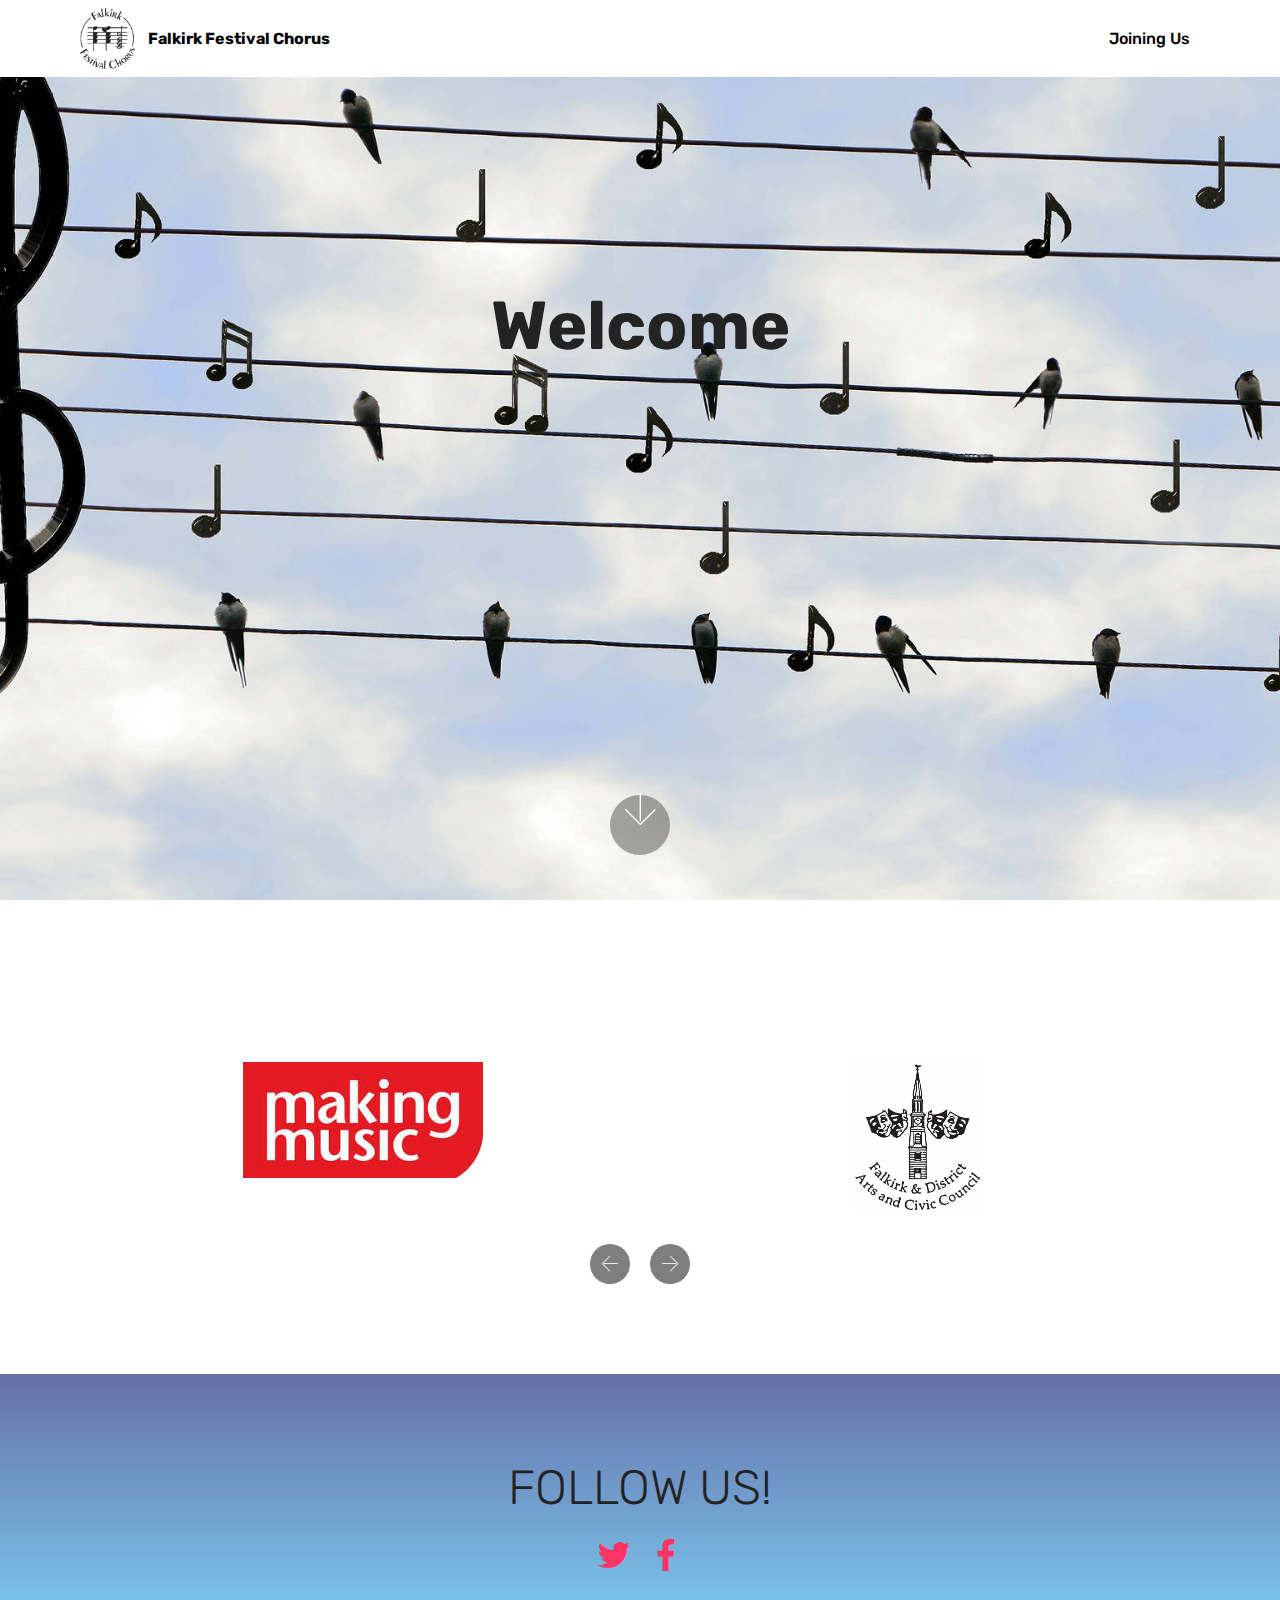
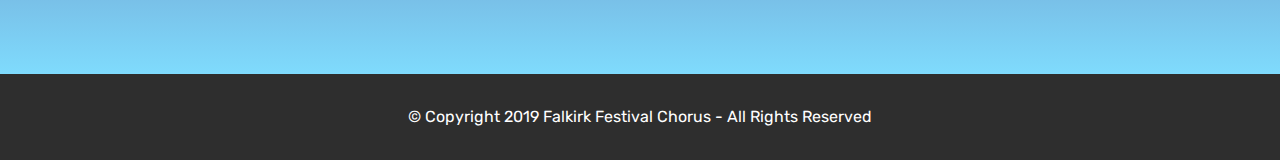
<file: index.html>
<!DOCTYPE html>
<html >
<head>
  <!-- Site made with Mobirise Website Builder v4.8.7, https://mobirise.com -->
  <meta charset="UTF-8">
  <meta http-equiv="X-UA-Compatible" content="IE=edge">
  <meta name="generator" content="Mobirise v4.8.7, mobirise.com">
  <meta name="viewport" content="width=device-width, initial-scale=1, minimum-scale=1">
  <link rel="shortcut icon" href="assets/images/output-onlinepngtools-1-86x95.png" type="image/x-icon">
  <meta name="description" content="">
  <title>Home</title>
  <link rel="stylesheet" href="assets/web/assets/mobirise-icons/mobirise-icons.css">
  <link rel="stylesheet" href="assets/tether/tether.min.css">
  <link rel="stylesheet" href="assets/bootstrap/css/bootstrap.min.css">
  <link rel="stylesheet" href="assets/bootstrap/css/bootstrap-grid.min.css">
  <link rel="stylesheet" href="assets/bootstrap/css/bootstrap-reboot.min.css">
  <link rel="stylesheet" href="assets/dropdown/css/style.css">
  <link rel="stylesheet" href="assets/socicon/css/styles.css">
  <link rel="stylesheet" href="assets/theme/css/style.css">
  <link rel="stylesheet" href="assets/mobirise/css/mbr-additional.css" type="text/css">
  
  
  
</head>
<body>
  <section class="menu cid-qTkzRZLJNu" once="menu" id="menu1-0">

    

    <nav class="navbar navbar-expand beta-menu navbar-dropdown align-items-center navbar-toggleable-sm">
        <button class="navbar-toggler navbar-toggler-right" type="button" data-toggle="collapse" data-target="#navbarSupportedContent" aria-controls="navbarSupportedContent" aria-expanded="false" aria-label="Toggle navigation">
            <div class="hamburger">
                <span></span>
                <span></span>
                <span></span>
                <span></span>
            </div>
        </button>
        <div class="menu-logo">
            <div class="navbar-brand">
                <span class="navbar-logo">
                    <a href="http://falkirkfestivalchorus.org.uk">
                         <img src="assets/images/output-onlinepngtools-1-86x95.png" alt="Mobirise" title="" style="height: 3.8rem;">
                    </a>
                </span>
                <span class="navbar-caption-wrap"><a class="navbar-caption text-black display-4" href="http://falkirkfestivalchorus.org.uk">Falkirk Festival Chorus</a></span>
            </div>
        </div>
        <div class="collapse navbar-collapse" id="navbarSupportedContent">
            <ul class="navbar-nav nav-dropdown nav-right" data-app-modern-menu="true"><li class="nav-item"><a class="nav-link link text-black display-4" href="joiningus.html">Joining Us</a></li></ul>
            
        </div>
    </nav>
</section>

<section class="engine"><a href="https://mobirise.info/a">online site builder</a></section><section class="cid-rkwE9dyZae mbr-fullscreen mbr-parallax-background" id="header2-g">

    

    

    <div class="container align-center">
        <div class="row justify-content-md-center">
            <div class="mbr-white col-md-10">
                <h1 class="mbr-section-title mbr-bold pb-3 mbr-fonts-style display-1">Welcome</h1>
                
                <p class="mbr-text pb-3 mbr-fonts-style display-5"><br><br><br><br><br></p>
                
            </div>
        </div>
    </div>
    <div class="mbr-arrow hidden-sm-down" aria-hidden="true">
        <a href="#next">
            <i class="mbri-down mbr-iconfont"></i>
        </a>
    </div>
</section>

<section class="clients cid-rkwCTCzwNv" id="clients-e">
      

    
        <div class="container mb-5">
            <div class="media-container-row">
                <div class="col-12 align-center">
                    <h2 class="mbr-section-title pb-3 mbr-fonts-style display-2"></h2>
                    <h3 class="mbr-section-subtitle mbr-light mbr-fonts-style display-5"></h3>
                </div>
            </div>
        </div>

    <div class="container">
        <div class="carousel slide" data-ride="carousel" role="listbox">
            <div class="carousel-inner" data-visible="2">
                
                
                
                
                
            <div class="carousel-item ">
                    <div class="media-container-row">
                        <div class="col-md-12">
                            <div class="wrap-img ">
                                <img src="assets/images/making-music-logo-sml-240x116.jpg" class="img-responsive clients-img" alt="" title="">
                            </div>
                        </div>
                    </div>
                </div><div class="carousel-item ">
                    <div class="media-container-row">
                        <div class="col-md-12">
                            <div class="wrap-img ">
                                <img src="assets/images/fdacc-logo-506x598.jpg" class="img-responsive clients-img" alt="" title="">
                            </div>
                        </div>
                    </div>
                </div></div>
            <div class="carousel-controls">
                <a data-app-prevent-settings="" class="carousel-control carousel-control-prev" role="button" data-slide="prev">
                    <span aria-hidden="true" class="mbri-left mbr-iconfont"></span>
                    <span class="sr-only">Previous</span>
                </a>
                <a data-app-prevent-settings="" class="carousel-control carousel-control-next" role="button" data-slide="next">
                    <span aria-hidden="true" class="mbri-right mbr-iconfont"></span>
                    <span class="sr-only">Next</span>
                </a>
            </div>
        </div>
    </div>
</section>

<section class="cid-rkwE5JWEMB" id="social-buttons2-f">

    

    

    <div class="container">
        <div class="media-container-row">
            <div class="col-md-8 align-center">
                <h2 class="pb-3 mbr-fonts-style display-2">
                    FOLLOW US!
                </h2>
                <div class="social-list pl-0 mb-0">
                    <a href="https://twitter.com/FFestivalChorus" target="_blank">
                        <span class="px-2 mbr-iconfont mbr-iconfont-social socicon-twitter socicon"></span>
                    </a>
                    <a href="https://en-gb.facebook.com/pages/category/Nonprofit-Organization/Falkirk-Festival-Chorus-154377674658891/" target="_blank">
                        <span class="px-2 mbr-iconfont mbr-iconfont-social socicon-facebook socicon"></span>
                    </a>
                    <a href="https://instagram.com/mobirise" target="_blank">
                        
                    </a>
                    <a href="https://www.youtube.com/c/mobirise" target="_blank">
                        
                    </a>
                    <a href="https://plus.google.com/u/0/+Mobirise" target="_blank">
                        
                    </a>
                    <a href="https://www.behance.net/Mobirise" target="_blank">
                        
                    </a>
                </div>
            </div>
        </div>
    </div>
</section>

<section once="" class="cid-rkwI5azxnv" id="footer6-h">

    

    

    <div class="container">
        <div class="media-container-row align-center mbr-white">
            <div class="col-12">
                <p class="mbr-text mb-0 mbr-fonts-style display-7">
                    © Copyright 2019 Falkirk Festival Chorus - All Rights Reserved
                </p>
            </div>
        </div>
    </div>
</section>


  <script src="assets/web/assets/jquery/jquery.min.js"></script>
  <script src="assets/popper/popper.min.js"></script>
  <script src="assets/tether/tether.min.js"></script>
  <script src="assets/bootstrap/js/bootstrap.min.js"></script>
  <script src="assets/smoothscroll/smooth-scroll.js"></script>
  <script src="assets/dropdown/js/script.min.js"></script>
  <script src="assets/parallax/jarallax.min.js"></script>
  <script src="assets/bootstrapcarouselswipe/bootstrap-carousel-swipe.js"></script>
  <script src="assets/mbr-clients-slider/mbr-clients-slider.js"></script>
  <script src="assets/sociallikes/social-likes.js"></script>
  <script src="assets/touchswipe/jquery.touch-swipe.min.js"></script>
  <script src="assets/theme/js/script.js"></script>
  
  
</body>
</html>
</file>
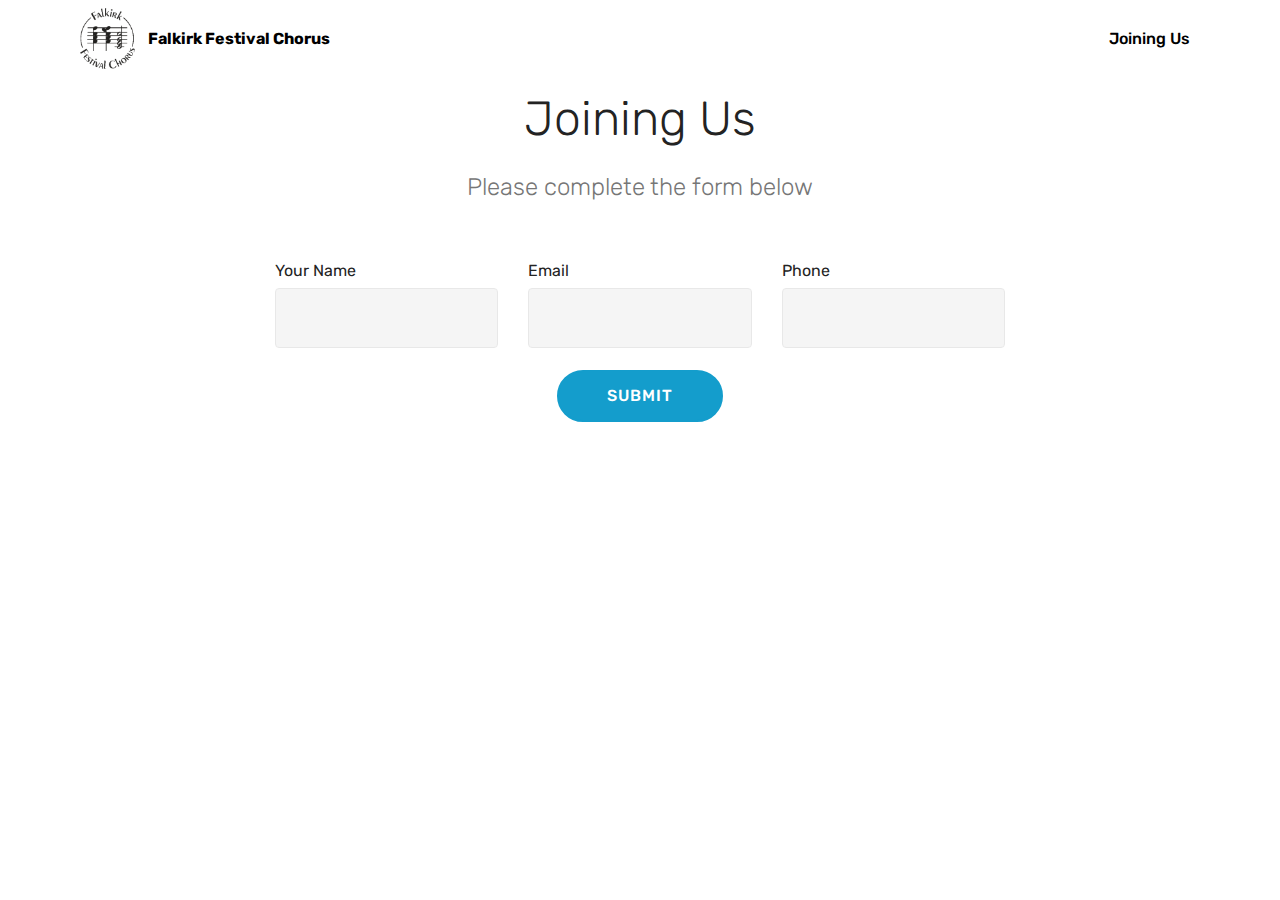
<file: joiningus.html>
<!DOCTYPE html>
<html >
<head>
  <!-- Site made with Mobirise Website Builder v4.8.7, https://mobirise.com -->
  <meta charset="UTF-8">
  <meta http-equiv="X-UA-Compatible" content="IE=edge">
  <meta name="generator" content="Mobirise v4.8.7, mobirise.com">
  <meta name="viewport" content="width=device-width, initial-scale=1, minimum-scale=1">
  <link rel="shortcut icon" href="assets/images/output-onlinepngtools-1-86x95.png" type="image/x-icon">
  <meta name="description" content="Web Page Builder Description">
  <title>Joining Us</title>
  <link rel="stylesheet" href="assets/tether/tether.min.css">
  <link rel="stylesheet" href="assets/bootstrap/css/bootstrap.min.css">
  <link rel="stylesheet" href="assets/bootstrap/css/bootstrap-grid.min.css">
  <link rel="stylesheet" href="assets/bootstrap/css/bootstrap-reboot.min.css">
  <link rel="stylesheet" href="assets/dropdown/css/style.css">
  <link rel="stylesheet" href="assets/theme/css/style.css">
  <link rel="stylesheet" href="assets/mobirise/css/mbr-additional.css" type="text/css">
  
  
  
</head>
<body>
  <section class="menu cid-qTkzRZLJNu" once="menu" id="menu1-5">

    

    <nav class="navbar navbar-expand beta-menu navbar-dropdown align-items-center navbar-toggleable-sm">
        <button class="navbar-toggler navbar-toggler-right" type="button" data-toggle="collapse" data-target="#navbarSupportedContent" aria-controls="navbarSupportedContent" aria-expanded="false" aria-label="Toggle navigation">
            <div class="hamburger">
                <span></span>
                <span></span>
                <span></span>
                <span></span>
            </div>
        </button>
        <div class="menu-logo">
            <div class="navbar-brand">
                <span class="navbar-logo">
                    <a href="http://falkirkfestivalchorus.org.uk">
                         <img src="assets/images/output-onlinepngtools-1-86x95.png" alt="Mobirise" title="" style="height: 3.8rem;">
                    </a>
                </span>
                <span class="navbar-caption-wrap"><a class="navbar-caption text-black display-4" href="http://falkirkfestivalchorus.org.uk">Falkirk Festival Chorus</a></span>
            </div>
        </div>
        <div class="collapse navbar-collapse" id="navbarSupportedContent">
            <ul class="navbar-nav nav-dropdown nav-right" data-app-modern-menu="true"><li class="nav-item"><a class="nav-link link text-black display-4" href="joiningus.html">Joining Us</a></li></ul>
            
        </div>
    </nav>
</section>

<section class="engine"><a href="https://mobirise.info/i">website creation software</a></section><section class="mbr-section form1 cid-ra9PNoI9Hk" id="form1-6">

    

    
    <div class="container">
        <div class="row justify-content-center">
            <div class="title col-12 col-lg-8">
                <h2 class="mbr-section-title align-center pb-3 mbr-fonts-style display-2">
                    Joining Us</h2>
                <h3 class="mbr-section-subtitle align-center mbr-light pb-3 mbr-fonts-style display-5">
                    Please complete the form below</h3>
            </div>
        </div>
    </div>
    <div class="container">
        <div class="row justify-content-center">
            <div class="media-container-column col-lg-8" data-form-type="formoid">
                    <div data-form-alert="" hidden="">Thank You! </div>
            
                    <form class="mbr-form" action="https://mobirise.com/" method="post" data-form-title="Mobirise Form"><input type="hidden" name="email" data-form-email="true" value="UMBsqElZvt250DpSH00MOptHDTpkRTdMmqzAyCHeeSHmdYpLZeXajboWEp9jcpikHGvQxHBjXU0pYS/AxZvfVwK/jTP64l0mA6rhUokdN0QoDjqEVdlpya3yjetkyxA2">
                        <div class="row row-sm-offset">
                            <div class="col-md-4 multi-horizontal" data-for="name">
                                <div class="form-group">
                                    <label class="form-control-label mbr-fonts-style display-7" for="name-form1-6">Your Name</label>
                                    <input type="text" class="form-control" name="name" data-form-field="Name" required="" id="name-form1-6">
                                </div>
                            </div>
                            <div class="col-md-4 multi-horizontal" data-for="email">
                                <div class="form-group">
                                    <label class="form-control-label mbr-fonts-style display-7" for="email-form1-6">Email</label>
                                    <input type="email" class="form-control" name="email" data-form-field="Email" required="" id="email-form1-6">
                                </div>
                            </div>
                            <div class="col-md-4 multi-horizontal" data-for="phone">
                                <div class="form-group">
                                    <label class="form-control-label mbr-fonts-style display-7" for="phone-form1-6">Phone</label>
                                    <input type="tel" class="form-control" name="phone" data-form-field="Phone" id="phone-form1-6">
                                </div>
                            </div>
                        </div>
                        
            
                        <span class="input-group-btn"><button href="" type="submit" class="btn btn-primary btn-form display-4">SUBMIT</button></span>
                    </form>
            </div>
        </div>
    </div>
</section>


  <script src="assets/web/assets/jquery/jquery.min.js"></script>
  <script src="assets/popper/popper.min.js"></script>
  <script src="assets/tether/tether.min.js"></script>
  <script src="assets/bootstrap/js/bootstrap.min.js"></script>
  <script src="assets/smoothscroll/smooth-scroll.js"></script>
  <script src="assets/dropdown/js/script.min.js"></script>
  <script src="assets/touchswipe/jquery.touch-swipe.min.js"></script>
  <script src="assets/theme/js/script.js"></script>
  <script src="assets/formoid/formoid.min.js"></script>
  
  
</body>
</html>
</file>
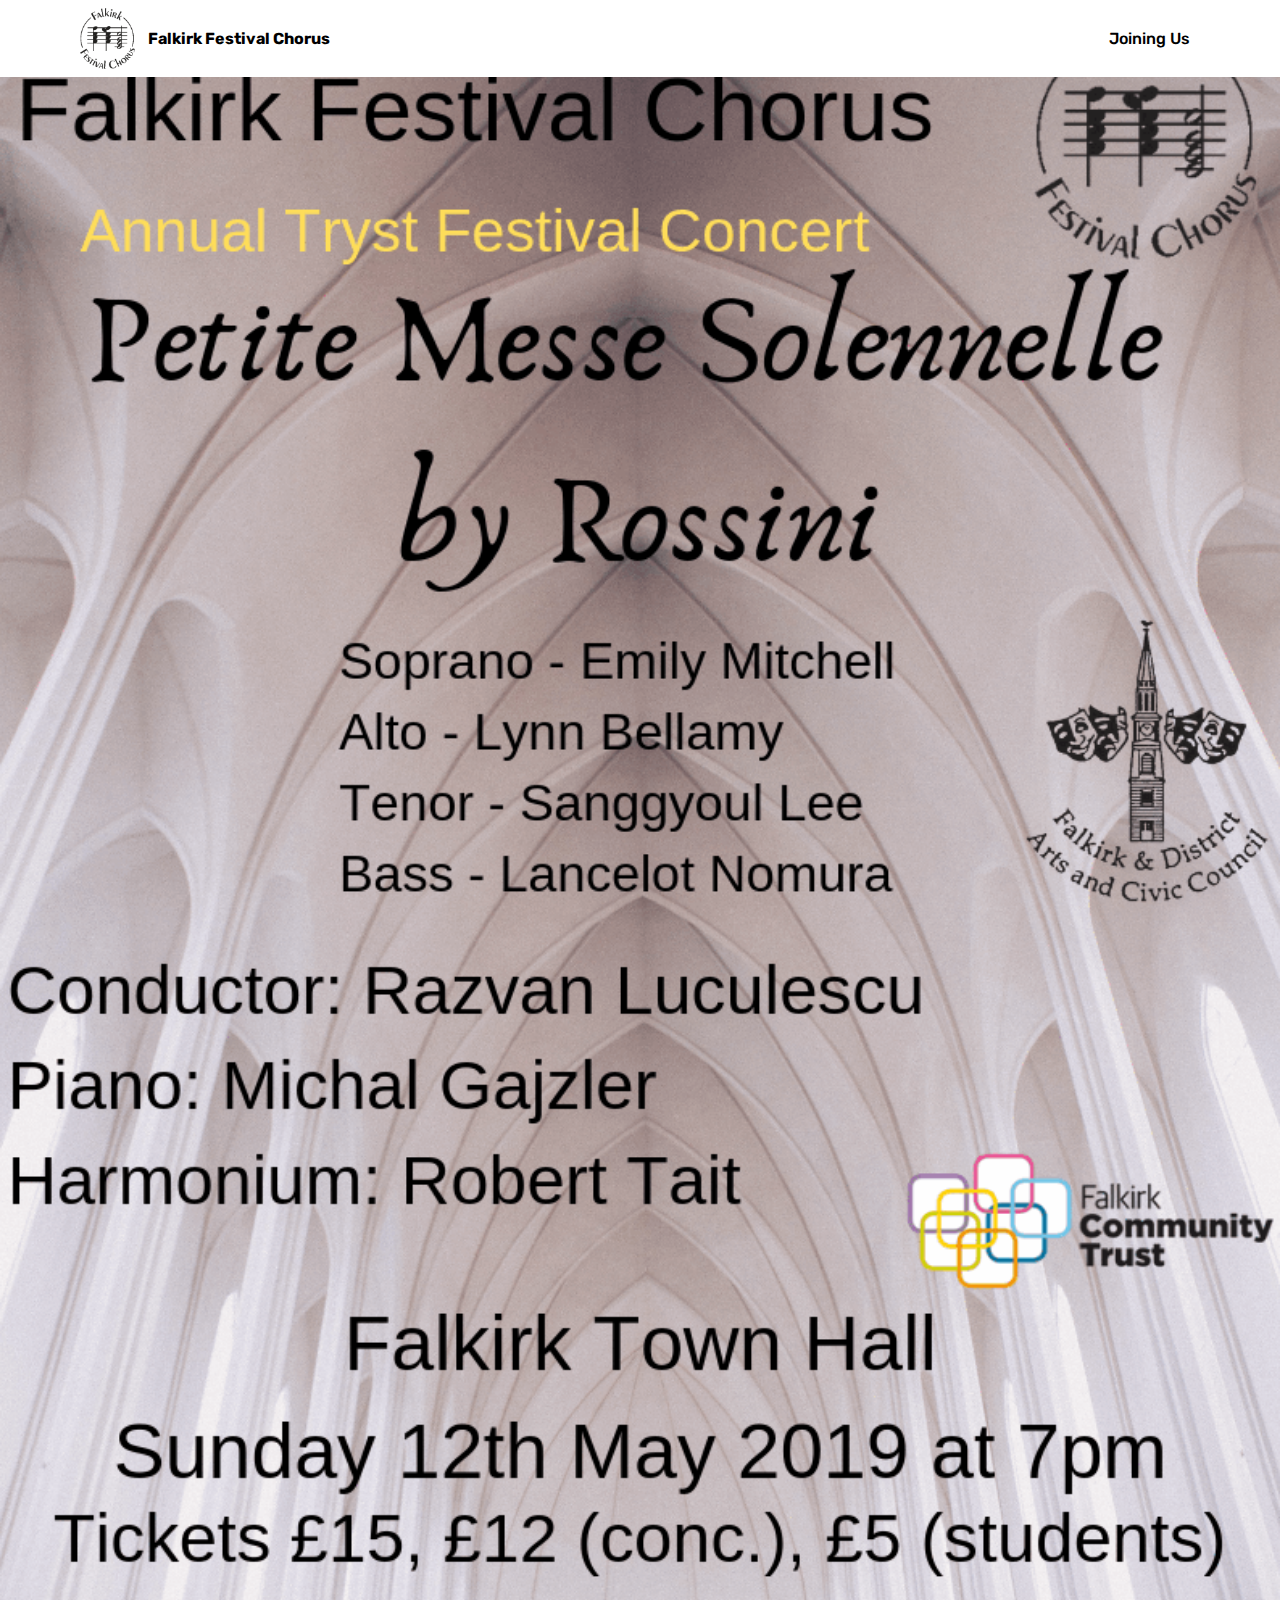
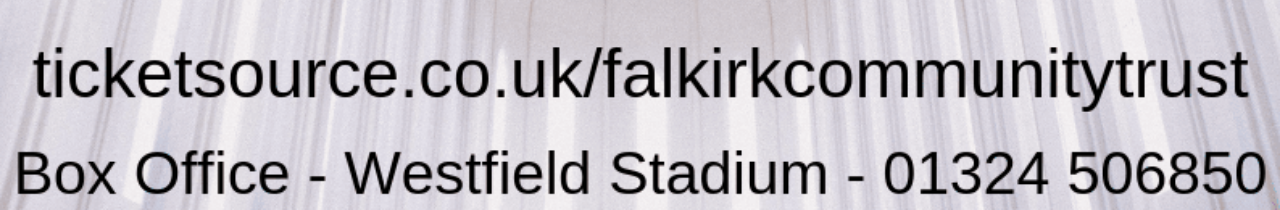
<file: page2.html>
<!DOCTYPE html>
<html >
<head>
  <!-- Site made with Mobirise Website Builder v4.8.7, https://mobirise.com -->
  <meta charset="UTF-8">
  <meta http-equiv="X-UA-Compatible" content="IE=edge">
  <meta name="generator" content="Mobirise v4.8.7, mobirise.com">
  <meta name="viewport" content="width=device-width, initial-scale=1, minimum-scale=1">
  <link rel="shortcut icon" href="assets/images/output-onlinepngtools-1-86x95.png" type="image/x-icon">
  <meta name="description" content="Website Builder Description">
  <title>Annual Tryst Festival Concert</title>
  <link rel="stylesheet" href="assets/tether/tether.min.css">
  <link rel="stylesheet" href="assets/bootstrap/css/bootstrap.min.css">
  <link rel="stylesheet" href="assets/bootstrap/css/bootstrap-grid.min.css">
  <link rel="stylesheet" href="assets/bootstrap/css/bootstrap-reboot.min.css">
  <link rel="stylesheet" href="assets/dropdown/css/style.css">
  <link rel="stylesheet" href="assets/theme/css/style.css">
  <link rel="stylesheet" href="assets/mobirise/css/mbr-additional.css" type="text/css">
  
  
  
</head>
<body>
  <section class="menu cid-qTkzRZLJNu" once="menu" id="menu1-b">

    

    <nav class="navbar navbar-expand beta-menu navbar-dropdown align-items-center navbar-toggleable-sm">
        <button class="navbar-toggler navbar-toggler-right" type="button" data-toggle="collapse" data-target="#navbarSupportedContent" aria-controls="navbarSupportedContent" aria-expanded="false" aria-label="Toggle navigation">
            <div class="hamburger">
                <span></span>
                <span></span>
                <span></span>
                <span></span>
            </div>
        </button>
        <div class="menu-logo">
            <div class="navbar-brand">
                <span class="navbar-logo">
                    <a href="http://falkirkfestivalchorus.org.uk">
                         <img src="assets/images/output-onlinepngtools-1-86x95.png" alt="Mobirise" title="" style="height: 3.8rem;">
                    </a>
                </span>
                <span class="navbar-caption-wrap"><a class="navbar-caption text-black display-4" href="http://falkirkfestivalchorus.org.uk">Falkirk Festival Chorus</a></span>
            </div>
        </div>
        <div class="collapse navbar-collapse" id="navbarSupportedContent">
            <ul class="navbar-nav nav-dropdown nav-right" data-app-modern-menu="true"><li class="nav-item"><a class="nav-link link text-black display-4" href="joiningus.html">Joining Us</a></li></ul>
            
        </div>
    </nav>
</section>

<section class="engine"><a href="https://mobirise.info/m">site design templates</a></section><section class="cid-rkwzK1yt1q" id="image2-d">

    

    <figure class="mbr-figure">
        <div class="image-block" style="width: 100%;">
            <img src="assets/images/copy-of-falkirk-festival-chorus-794x1123.png" alt="Mobirise" title="">
            
        </div>
    </figure>
</section>


  <script src="assets/web/assets/jquery/jquery.min.js"></script>
  <script src="assets/popper/popper.min.js"></script>
  <script src="assets/tether/tether.min.js"></script>
  <script src="assets/bootstrap/js/bootstrap.min.js"></script>
  <script src="assets/smoothscroll/smooth-scroll.js"></script>
  <script src="assets/dropdown/js/script.min.js"></script>
  <script src="assets/touchswipe/jquery.touch-swipe.min.js"></script>
  <script src="assets/theme/js/script.js"></script>
  
  
</body>
</html>
</file>
<file: assets/web/assets/mobirise-icons/mobirise-icons.css>
@font-face {
  font-family: 'MobiriseIcons';
  src:  url('mobirise-icons.eot?spat4u');
  src:  url('mobirise-icons.eot?spat4u#iefix') format('embedded-opentype'),
    url('mobirise-icons.ttf?spat4u') format('truetype'),
    url('mobirise-icons.woff?spat4u') format('woff'),
    url('mobirise-icons.svg?spat4u#MobiriseIcons') format('svg');
  font-weight: normal;
  font-style: normal;
}

[class^="mbri-"], [class*=" mbri-"] {
  /* use !important to prevent issues with browser extensions that change fonts */
  font-family: MobiriseIcons !important;
  speak: none;
  font-style: normal;
  font-weight: normal;
  font-variant: normal;
  text-transform: none;
  line-height: 1;

  /* Better Font Rendering =========== */
  -webkit-font-smoothing: antialiased;
  -moz-osx-font-smoothing: grayscale;
}

.mbri-add-submenu:before {
  content: "\e900";
}
.mbri-alert:before {
  content: "\e901";
}
.mbri-align-center:before {
  content: "\e902";
}
.mbri-align-justify:before {
  content: "\e903";
}
.mbri-align-left:before {
  content: "\e904";
}
.mbri-align-right:before {
  content: "\e905";
}
.mbri-android:before {
  content: "\e906";
}
.mbri-apple:before {
  content: "\e907";
}
.mbri-arrow-down:before {
  content: "\e908";
}
.mbri-arrow-next:before {
  content: "\e909";
}
.mbri-arrow-prev:before {
  content: "\e90a";
}
.mbri-arrow-up:before {
  content: "\e90b";
}
.mbri-bold:before {
  content: "\e90c";
}
.mbri-bookmark:before {
  content: "\e90d";
}
.mbri-bootstrap:before {
  content: "\e90e";
}
.mbri-briefcase:before {
  content: "\e90f";
}
.mbri-browse:before {
  content: "\e910";
}
.mbri-bulleted-list:before {
  content: "\e911";
}
.mbri-calendar:before {
  content: "\e912";
}
.mbri-camera:before {
  content: "\e913";
}
.mbri-cart-add:before {
  content: "\e914";
}
.mbri-cart-full:before {
  content: "\e915";
}
.mbri-cash:before {
  content: "\e916";
}
.mbri-change-style:before {
  content: "\e917";
}
.mbri-chat:before {
  content: "\e918";
}
.mbri-clock:before {
  content: "\e919";
}
.mbri-close:before {
  content: "\e91a";
}
.mbri-cloud:before {
  content: "\e91b";
}
.mbri-code:before {
  content: "\e91c";
}
.mbri-contact-form:before {
  content: "\e91d";
}
.mbri-credit-card:before {
  content: "\e91e";
}
.mbri-cursor-click:before {
  content: "\e91f";
}
.mbri-cust-feedback:before {
  content: "\e920";
}
.mbri-database:before {
  content: "\e921";
}
.mbri-delivery:before {
  content: "\e922";
}
.mbri-desktop:before {
  content: "\e923";
}
.mbri-devices:before {
  content: "\e924";
}
.mbri-down:before {
  content: "\e925";
}
.mbri-download:before {
  content: "\e989";
}
.mbri-drag-n-drop:before {
  content: "\e927";
}
.mbri-drag-n-drop2:before {
  content: "\e928";
}
.mbri-edit:before {
  content: "\e929";
}
.mbri-edit2:before {
  content: "\e92a";
}
.mbri-error:before {
  content: "\e92b";
}
.mbri-extension:before {
  content: "\e92c";
}
.mbri-features:before {
  content: "\e92d";
}
.mbri-file:before {
  content: "\e92e";
}
.mbri-flag:before {
  content: "\e92f";
}
.mbri-folder:before {
  content: "\e930";
}
.mbri-gift:before {
  content: "\e931";
}
.mbri-github:before {
  content: "\e932";
}
.mbri-globe:before {
  content: "\e933";
}
.mbri-globe-2:before {
  content: "\e934";
}
.mbri-growing-chart:before {
  content: "\e935";
}
.mbri-hearth:before {
  content: "\e936";
}
.mbri-help:before {
  content: "\e937";
}
.mbri-home:before {
  content: "\e938";
}
.mbri-hot-cup:before {
  content: "\e939";
}
.mbri-idea:before {
  content: "\e93a";
}
.mbri-image-gallery:before {
  content: "\e93b";
}
.mbri-image-slider:before {
  content: "\e93c";
}
.mbri-info:before {
  content: "\e93d";
}
.mbri-italic:before {
  content: "\e93e";
}
.mbri-key:before {
  content: "\e93f";
}
.mbri-laptop:before {
  content: "\e940";
}
.mbri-layers:before {
  content: "\e941";
}
.mbri-left-right:before {
  content: "\e942";
}
.mbri-left:before {
  content: "\e943";
}
.mbri-letter:before {
  content: "\e944";
}
.mbri-like:before {
  content: "\e945";
}
.mbri-link:before {
  content: "\e946";
}
.mbri-lock:before {
  content: "\e947";
}
.mbri-login:before {
  content: "\e948";
}
.mbri-logout:before {
  content: "\e949";
}
.mbri-magic-stick:before {
  content: "\e94a";
}
.mbri-map-pin:before {
  content: "\e94b";
}
.mbri-menu:before {
  content: "\e94c";
}
.mbri-mobile:before {
  content: "\e94d";
}
.mbri-mobile2:before {
  content: "\e94e";
}
.mbri-mobirise:before {
  content: "\e94f";
}
.mbri-more-horizontal:before {
  content: "\e950";
}
.mbri-more-vertical:before {
  content: "\e951";
}
.mbri-music:before {
  content: "\e952";
}
.mbri-new-file:before {
  content: "\e953";
}
.mbri-numbered-list:before {
  content: "\e954";
}
.mbri-opened-folder:before {
  content: "\e955";
}
.mbri-pages:before {
  content: "\e956";
}
.mbri-paper-plane:before {
  content: "\e957";
}
.mbri-paperclip:before {
  content: "\e958";
}
.mbri-photo:before {
  content: "\e959";
}
.mbri-photos:before {
  content: "\e95a";
}
.mbri-pin:before {
  content: "\e95b";
}
.mbri-play:before {
  content: "\e95c";
}
.mbri-plus:before {
  content: "\e95d";
}
.mbri-preview:before {
  content: "\e95e";
}
.mbri-print:before {
  content: "\e95f";
}
.mbri-protect:before {
  content: "\e960";
}
.mbri-question:before {
  content: "\e961";
}
.mbri-quote-left:before {
  content: "\e962";
}
.mbri-quote-right:before {
  content: "\e963";
}
.mbri-refresh:before {
  content: "\e964";
}
.mbri-responsive:before {
  content: "\e965";
}
.mbri-right:before {
  content: "\e966";
}
.mbri-rocket:before {
  content: "\e967";
}
.mbri-sad-face:before {
  content: "\e968";
}
.mbri-sale:before {
  content: "\e969";
}
.mbri-save:before {
  content: "\e96a";
}
.mbri-search:before {
  content: "\e96b";
}
.mbri-setting:before {
  content: "\e96c";
}
.mbri-setting2:before {
  content: "\e96d";
}
.mbri-setting3:before {
  content: "\e96e";
}
.mbri-share:before {
  content: "\e96f";
}
.mbri-shopping-bag:before {
  content: "\e970";
}
.mbri-shopping-basket:before {
  content: "\e971";
}
.mbri-shopping-cart:before {
  content: "\e972";
}
.mbri-sites:before {
  content: "\e973";
}
.mbri-smile-face:before {
  content: "\e974";
}
.mbri-speed:before {
  content: "\e975";
}
.mbri-star:before {
  content: "\e976";
}
.mbri-success:before {
  content: "\e977";
}
.mbri-sun:before {
  content: "\e978";
}
.mbri-sun2:before {
  content: "\e979";
}
.mbri-tablet:before {
  content: "\e97a";
}
.mbri-tablet-vertical:before {
  content: "\e97b";
}
.mbri-target:before {
  content: "\e97c";
}
.mbri-timer:before {
  content: "\e97d";
}
.mbri-to-ftp:before {
  content: "\e97e";
}
.mbri-to-local-drive:before {
  content: "\e97f";
}
.mbri-touch-swipe:before {
  content: "\e980";
}
.mbri-touch:before {
  content: "\e981";
}
.mbri-trash:before {
  content: "\e982";
}
.mbri-underline:before {
  content: "\e983";
}
.mbri-unlink:before {
  content: "\e984";
}
.mbri-unlock:before {
  content: "\e985";
}
.mbri-up-down:before {
  content: "\e986";
}
.mbri-up:before {
  content: "\e987";
}
.mbri-update:before {
  content: "\e988";
}
.mbri-upload:before {
 content: "\e926"; 
}
.mbri-user:before {
  content: "\e98a";
}
.mbri-user2:before {
  content: "\e98b";
}
.mbri-users:before {
  content: "\e98c";
}
.mbri-video:before {
  content: "\e98d";
}
.mbri-video-play:before {
  content: "\e98e";
}
.mbri-watch:before {
  content: "\e98f";
}
.mbri-website-theme:before {
  content: "\e990";
}
.mbri-wifi:before {
  content: "\e991";
}
.mbri-windows:before {
  content: "\e992";
}
.mbri-zoom-out:before {
  content: "\e993";
}
.mbri-redo:before {
  content: "\e994";
}
.mbri-undo:before {
  content: "\e995";
}
</file>
<file: assets/dropdown/css/style.css>
.navbar-dropdown {
  left: 0;
  padding: 0;
  position: absolute;
  right: 0;
  top: 0;
  transition: all 0.45s ease;
  z-index: 1030;
  background: #282828; }
  .navbar-dropdown .navbar-logo {
    margin-right: 0.8rem;
    transition: margin 0.3s ease-in-out;
    vertical-align: middle; }
    .navbar-dropdown .navbar-logo img {
      height: 3.125rem;
      transition: all 0.3s ease-in-out; }
    .navbar-dropdown .navbar-logo.mbr-iconfont {
      font-size: 3.125rem;
      line-height: 3.125rem; }
  .navbar-dropdown .navbar-caption {
    font-weight: 700;
    white-space: normal;
    vertical-align: -4px;
    line-height: 3.125rem !important; }
    .navbar-dropdown .navbar-caption, .navbar-dropdown .navbar-caption:hover {
      color: inherit;
      text-decoration: none; }
  .navbar-dropdown .mbr-iconfont + .navbar-caption {
    vertical-align: -1px; }
  .navbar-dropdown.navbar-fixed-top {
    position: fixed; }
  .navbar-dropdown .navbar-brand span {
    vertical-align: -4px; }
  .navbar-dropdown.bg-color.transparent {
    background: none; }
  .navbar-dropdown.navbar-short .navbar-brand {
    padding: 0.625rem 0; }
    .navbar-dropdown.navbar-short .navbar-brand span {
      vertical-align: -1px; }
  .navbar-dropdown.navbar-short .navbar-caption {
    line-height: 2.375rem !important;
    vertical-align: -2px; }
  .navbar-dropdown.navbar-short .navbar-logo {
    margin-right: 0.5rem; }
    .navbar-dropdown.navbar-short .navbar-logo img {
      height: 2.375rem; }
    .navbar-dropdown.navbar-short .navbar-logo.mbr-iconfont {
      font-size: 2.375rem;
      line-height: 2.375rem; }
  .navbar-dropdown.navbar-short .mbr-table-cell {
    height: 3.625rem; }
  .navbar-dropdown .navbar-close {
    left: 0.6875rem;
    position: fixed;
    top: 0.75rem;
    z-index: 1000; }
  .navbar-dropdown .hamburger-icon {
    content: "";
    display: inline-block;
    vertical-align: middle;
    width: 16px;
    -webkit-box-shadow: 0 -6px 0 1px #282828,0 0 0 1px #282828,0 6px 0 1px #282828;
    -moz-box-shadow: 0 -6px 0 1px #282828,0 0 0 1px #282828,0 6px 0 1px #282828;
    box-shadow: 0 -6px 0 1px #282828,0 0 0 1px #282828,0 6px 0 1px #282828; }

.dropdown-menu .dropdown-toggle[data-toggle="dropdown-submenu"]::after {
  border-bottom: 0.35em solid transparent;
  border-left: 0.35em solid;
  border-right: 0;
  border-top: 0.35em solid transparent;
  margin-left: 0.3rem; }

.dropdown-menu .dropdown-item:focus {
  outline: 0; }

.nav-dropdown {
  font-size: 0.75rem;
  font-weight: 500;
  height: auto !important; }
  .nav-dropdown .nav-btn {
    padding-left: 1rem; }
  .nav-dropdown .link {
    margin: .667em 1.667em;
    font-weight: 500;
    padding: 0;
    transition: color .2s ease-in-out; }
    .nav-dropdown .link.dropdown-toggle {
      margin-right: 2.583em; }
      .nav-dropdown .link.dropdown-toggle::after {
        margin-left: .25rem;
        border-top: 0.35em solid;
        border-right: 0.35em solid transparent;
        border-left: 0.35em solid transparent;
        border-bottom: 0; }
      .nav-dropdown .link.dropdown-toggle[aria-expanded="true"] {
        margin: 0;
        padding: 0.667em 3.263em  0.667em 1.667em; }
  .nav-dropdown .link::after,
  .nav-dropdown .dropdown-item::after {
    color: inherit; }
  .nav-dropdown .btn {
    font-size: 0.75rem;
    font-weight: 700;
    letter-spacing: 0;
    margin-bottom: 0;
    padding-left: 1.25rem;
    padding-right: 1.25rem; }
  .nav-dropdown .dropdown-menu {
    border-radius: 0;
    border: 0;
    left: 0;
    margin: 0;
    padding-bottom: 1.25rem;
    padding-top: 1.25rem;
    position: relative; }
  .nav-dropdown .dropdown-submenu {
    margin-left: 0.125rem;
    top: 0; }
  .nav-dropdown .dropdown-item {
    font-weight: 500;
    line-height: 2;
    padding: 0.3846em 4.615em 0.3846em 1.5385em;
    position: relative;
    transition: color .2s ease-in-out, background-color .2s ease-in-out; }
    .nav-dropdown .dropdown-item::after {
      margin-top: -0.3077em;
      position: absolute;
      right: 1.1538em;
      top: 50%; }
    .nav-dropdown .dropdown-item:focus, .nav-dropdown .dropdown-item:hover {
      background: none; }

@media (max-width: 767px) {
  .nav-dropdown.navbar-toggleable-sm {
    bottom: 0;
    display: none;
    left: 0;
    overflow-x: hidden;
    position: fixed;
    top: 0;
    transform: translateX(-100%);
    -ms-transform: translateX(-100%);
    -webkit-transform: translateX(-100%);
    width: 18.75rem;
    z-index: 999; } }
.nav-dropdown.navbar-toggleable-xl {
  bottom: 0;
  display: none;
  left: 0;
  overflow-x: hidden;
  position: fixed;
  top: 0;
  transform: translateX(-100%);
  -ms-transform: translateX(-100%);
  -webkit-transform: translateX(-100%);
  width: 18.75rem;
  z-index: 999; }

.nav-dropdown-sm {
  display: block !important;
  overflow-x: hidden;
  overflow: auto;
  padding-top: 3.875rem; }
  .nav-dropdown-sm::after {
    content: "";
    display: block;
    height: 3rem;
    width: 100%; }
  .nav-dropdown-sm.collapse.in ~ .navbar-close {
    display: block !important; }
  .nav-dropdown-sm.collapsing, .nav-dropdown-sm.collapse.in {
    transform: translateX(0);
    -ms-transform: translateX(0);
    -webkit-transform: translateX(0);
    transition: all 0.25s ease-out;
    -webkit-transition: all 0.25s ease-out;
    background: #282828; }
  .nav-dropdown-sm.collapsing[aria-expanded="false"] {
    transform: translateX(-100%);
    -ms-transform: translateX(-100%);
    -webkit-transform: translateX(-100%); }
  .nav-dropdown-sm .nav-item {
    display: block;
    margin-left: 0 !important;
    padding-left: 0; }
  .nav-dropdown-sm .link,
  .nav-dropdown-sm .dropdown-item {
    border-top: 1px dotted rgba(255, 255, 255, 0.1);
    font-size: 0.8125rem;
    line-height: 1.6;
    margin: 0 !important;
    padding: 0.875rem 2.4rem 0.875rem 1.5625rem !important;
    position: relative;
    white-space: normal; }
    .nav-dropdown-sm .link:focus, .nav-dropdown-sm .link:hover,
    .nav-dropdown-sm .dropdown-item:focus,
    .nav-dropdown-sm .dropdown-item:hover {
      background: rgba(0, 0, 0, 0.2) !important;
      color: #c0a375; }
  .nav-dropdown-sm .nav-btn {
    position: relative;
    padding: 1.5625rem 1.5625rem 0 1.5625rem; }
    .nav-dropdown-sm .nav-btn::before {
      border-top: 1px dotted rgba(255, 255, 255, 0.1);
      content: "";
      left: 0;
      position: absolute;
      top: 0;
      width: 100%; }
    .nav-dropdown-sm .nav-btn + .nav-btn {
      padding-top: 0.625rem; }
      .nav-dropdown-sm .nav-btn + .nav-btn::before {
        display: none; }
  .nav-dropdown-sm .btn {
    padding: 0.625rem 0; }
  .nav-dropdown-sm .dropdown-toggle[data-toggle="dropdown-submenu"]::after {
    margin-left: .25rem;
    border-top: 0.35em solid;
    border-right: 0.35em solid transparent;
    border-left: 0.35em solid transparent;
    border-bottom: 0; }
  .nav-dropdown-sm .dropdown-toggle[data-toggle="dropdown-submenu"][aria-expanded="true"]::after {
    border-top: 0;
    border-right: 0.35em solid transparent;
    border-left: 0.35em solid transparent;
    border-bottom: 0.35em solid; }
  .nav-dropdown-sm .dropdown-menu {
    margin: 0;
    padding: 0;
    position: relative;
    top: 0;
    left: 0;
    width: 100%;
    border: 0;
    float: none;
    border-radius: 0;
    background: none; }
  .nav-dropdown-sm .dropdown-submenu {
    left: 100%;
    margin-left: 0.125rem;
    margin-top: -1.25rem;
    top: 0; }

.navbar-toggleable-sm .nav-dropdown .dropdown-menu {
  position: absolute; }

.navbar-toggleable-sm .nav-dropdown .dropdown-submenu {
  left: 100%;
  margin-left: 0.125rem;
  margin-top: -1.25rem;
  top: 0; }

.navbar-toggleable-sm.opened .nav-dropdown .dropdown-menu {
  position: relative; }

.navbar-toggleable-sm.opened .nav-dropdown .dropdown-submenu {
  left: 0;
  margin-left: 00rem;
  margin-top: 0rem;
  top: 0; }

.is-builder .nav-dropdown.collapsing {
  transition: none !important; }

/*# sourceMappingURL=style.css.map */
</file>
<file: assets/socicon/css/styles.css>
@charset "UTF-8";

@font-face {
  font-family: "socicon";
  src:url("../fonts/socicon.eot");
  src:url("../fonts/socicon.eot?#iefix") format("embedded-opentype"),
    url("../fonts/socicon.woff") format("woff"),
    url("../fonts/socicon.ttf") format("truetype"),
    url("../fonts/socicon.svg#socicon") format("svg");
  font-weight: normal;
  font-style: normal;

}

[data-icon]:before {
  font-family: "socicon" !important;
  content: attr(data-icon);
  font-style: normal !important;
  font-weight: normal !important;
  font-variant: normal !important;
  text-transform: none !important;
  speak: none;
  line-height: 1;
  -webkit-font-smoothing: antialiased;
  -moz-osx-font-smoothing: grayscale;
}

[class^="socicon-"]:before,
[class*=" socicon-"]:before {
  font-family: "socicon" !important;
  font-style: normal !important;
  font-weight: normal !important;
  font-variant: normal !important;
  text-transform: none !important;
  speak: none;
  line-height: 1;
  -webkit-font-smoothing: antialiased;
  -moz-osx-font-smoothing: grayscale;
}

.socicon-modelmayhem:before {
  content: "\e000";
}
.socicon-mixcloud:before {
  content: "\e001";
}
.socicon-drupal:before {
  content: "\e002";
}
.socicon-swarm:before {
  content: "\e003";
}
.socicon-istock:before {
  content: "\e004";
}
.socicon-yammer:before {
  content: "\e005";
}
.socicon-ello:before {
  content: "\e006";
}
.socicon-stackoverflow:before {
  content: "\e007";
}
.socicon-persona:before {
  content: "\e008";
}
.socicon-triplej:before {
  content: "\e009";
}
.socicon-houzz:before {
  content: "\e00a";
}
.socicon-rss:before {
  content: "\e00b";
}
.socicon-paypal:before {
  content: "\e00c";
}
.socicon-odnoklassniki:before {
  content: "\e00d";
}
.socicon-airbnb:before {
  content: "\e00e";
}
.socicon-periscope:before {
  content: "\e00f";
}
.socicon-outlook:before {
  content: "\e010";
}
.socicon-coderwall:before {
  content: "\e011";
}
.socicon-tripadvisor:before {
  content: "\e012";
}
.socicon-appnet:before {
  content: "\e013";
}
.socicon-goodreads:before {
  content: "\e014";
}
.socicon-tripit:before {
  content: "\e015";
}
.socicon-lanyrd:before {
  content: "\e016";
}
.socicon-slideshare:before {
  content: "\e017";
}
.socicon-buffer:before {
  content: "\e018";
}
.socicon-disqus:before {
  content: "\e019";
}
.socicon-vkontakte:before {
  content: "\e01a";
}
.socicon-whatsapp:before {
  content: "\e01b";
}
.socicon-patreon:before {
  content: "\e01c";
}
.socicon-storehouse:before {
  content: "\e01d";
}
.socicon-pocket:before {
  content: "\e01e";
}
.socicon-mail:before {
  content: "\e01f";
}
.socicon-blogger:before {
  content: "\e020";
}
.socicon-technorati:before {
  content: "\e021";
}
.socicon-reddit:before {
  content: "\e022";
}
.socicon-dribbble:before {
  content: "\e023";
}
.socicon-stumbleupon:before {
  content: "\e024";
}
.socicon-digg:before {
  content: "\e025";
}
.socicon-envato:before {
  content: "\e026";
}
.socicon-behance:before {
  content: "\e027";
}
.socicon-delicious:before {
  content: "\e028";
}
.socicon-deviantart:before {
  content: "\e029";
}
.socicon-forrst:before {
  content: "\e02a";
}
.socicon-play:before {
  content: "\e02b";
}
.socicon-zerply:before {
  content: "\e02c";
}
.socicon-wikipedia:before {
  content: "\e02d";
}
.socicon-apple:before {
  content: "\e02e";
}
.socicon-flattr:before {
  content: "\e02f";
}
.socicon-github:before {
  content: "\e030";
}
.socicon-renren:before {
  content: "\e031";
}
.socicon-friendfeed:before {
  content: "\e032";
}
.socicon-newsvine:before {
  content: "\e033";
}
.socicon-identica:before {
  content: "\e034";
}
.socicon-bebo:before {
  content: "\e035";
}
.socicon-zynga:before {
  content: "\e036";
}
.socicon-steam:before {
  content: "\e037";
}
.socicon-xbox:before {
  content: "\e038";
}
.socicon-windows:before {
  content: "\e039";
}
.socicon-qq:before {
  content: "\e03a";
}
.socicon-douban:before {
  content: "\e03b";
}
.socicon-meetup:before {
  content: "\e03c";
}
.socicon-playstation:before {
  content: "\e03d";
}
.socicon-android:before {
  content: "\e03e";
}
.socicon-snapchat:before {
  content: "\e03f";
}
.socicon-twitter:before {
  content: "\e040";
}
.socicon-facebook:before {
  content: "\e041";
}
.socicon-googleplus:before {
  content: "\e042";
}
.socicon-pinterest:before {
  content: "\e043";
}
.socicon-foursquare:before {
  content: "\e044";
}
.socicon-yahoo:before {
  content: "\e045";
}
.socicon-skype:before {
  content: "\e046";
}
.socicon-yelp:before {
  content: "\e047";
}
.socicon-feedburner:before {
  content: "\e048";
}
.socicon-linkedin:before {
  content: "\e049";
}
.socicon-viadeo:before {
  content: "\e04a";
}
.socicon-xing:before {
  content: "\e04b";
}
.socicon-myspace:before {
  content: "\e04c";
}
.socicon-soundcloud:before {
  content: "\e04d";
}
.socicon-spotify:before {
  content: "\e04e";
}
.socicon-grooveshark:before {
  content: "\e04f";
}
.socicon-lastfm:before {
  content: "\e050";
}
.socicon-youtube:before {
  content: "\e051";
}
.socicon-vimeo:before {
  content: "\e052";
}
.socicon-dailymotion:before {
  content: "\e053";
}
.socicon-vine:before {
  content: "\e054";
}
.socicon-flickr:before {
  content: "\e055";
}
.socicon-500px:before {
  content: "\e056";
}
.socicon-wordpress:before {
  content: "\e058";
}
.socicon-tumblr:before {
  content: "\e059";
}
.socicon-twitch:before {
  content: "\e05a";
}
.socicon-8tracks:before {
  content: "\e05b";
}
.socicon-amazon:before {
  content: "\e05c";
}
.socicon-icq:before {
  content: "\e05d";
}
.socicon-smugmug:before {
  content: "\e05e";
}
.socicon-ravelry:before {
  content: "\e05f";
}
.socicon-weibo:before {
  content: "\e060";
}
.socicon-baidu:before {
  content: "\e061";
}
.socicon-angellist:before {
  content: "\e062";
}
.socicon-ebay:before {
  content: "\e063";
}
.socicon-imdb:before {
  content: "\e064";
}
.socicon-stayfriends:before {
  content: "\e065";
}
.socicon-residentadvisor:before {
  content: "\e066";
}
.socicon-google:before {
  content: "\e067";
}
.socicon-yandex:before {
  content: "\e068";
}
.socicon-sharethis:before {
  content: "\e069";
}
.socicon-bandcamp:before {
  content: "\e06a";
}
.socicon-itunes:before {
  content: "\e06b";
}
.socicon-deezer:before {
  content: "\e06c";
}
.socicon-telegram:before {
  content: "\e06e";
}
.socicon-openid:before {
  content: "\e06f";
}
.socicon-amplement:before {
  content: "\e070";
}
.socicon-viber:before {
  content: "\e071";
}
.socicon-zomato:before {
  content: "\e072";
}
.socicon-draugiem:before {
  content: "\e074";
}
.socicon-endomodo:before {
  content: "\e075";
}
.socicon-filmweb:before {
  content: "\e076";
}
.socicon-stackexchange:before {
  content: "\e077";
}
.socicon-wykop:before {
  content: "\e078";
}
.socicon-teamspeak:before {
  content: "\e079";
}
.socicon-teamviewer:before {
  content: "\e07a";
}
.socicon-ventrilo:before {
  content: "\e07b";
}
.socicon-younow:before {
  content: "\e07c";
}
.socicon-raidcall:before {
  content: "\e07d";
}
.socicon-mumble:before {
  content: "\e07e";
}
.socicon-medium:before {
  content: "\e06d";
}
.socicon-bebee:before {
  content: "\e07f";
}
.socicon-hitbox:before {
  content: "\e080";
}
.socicon-reverbnation:before {
  content: "\e081";
}
.socicon-formulr:before {
  content: "\e082";
}
.socicon-instagram:before {
  content: "\e057";
}
.socicon-battlenet:before {
  content: "\e083";
}
.socicon-chrome:before {
  content: "\e084";
}
.socicon-discord:before {
  content: "\e086";
}
.socicon-issuu:before {
  content: "\e087";
}
.socicon-macos:before {
  content: "\e088";
}
.socicon-firefox:before {
  content: "\e089";
}
.socicon-opera:before {
  content: "\e08d";
}
.socicon-keybase:before {
  content: "\e090";
}
.socicon-alliance:before {
  content: "\e091";
}
.socicon-livejournal:before {
  content: "\e092";
}
.socicon-googlephotos:before {
  content: "\e093";
}
.socicon-horde:before {
  content: "\e094";
}
.socicon-etsy:before {
  content: "\e095";
}
.socicon-zapier:before {
  content: "\e096";
}
.socicon-google-scholar:before {
  content: "\e097";
}
.socicon-researchgate:before {
  content: "\e098";
}
.socicon-wechat:before {
  content: "\e099";
}
.socicon-strava:before {
  content: "\e09a";
}
.socicon-line:before {
  content: "\e09b";
}
.socicon-lyft:before {
  content: "\e09c";
}
.socicon-uber:before {
  content: "\e09d";
}
.socicon-songkick:before {
  content: "\e09e";
}
.socicon-viewbug:before {
  content: "\e09f";
}
.socicon-googlegroups:before {
  content: "\e0a0";
}
.socicon-quora:before {
  content: "\e073";
}
.socicon-diablo:before {
  content: "\e085";
}
.socicon-blizzard:before {
  content: "\e0a1";
}
.socicon-hearthstone:before {
  content: "\e08b";
}
.socicon-heroes:before {
  content: "\e08a";
}
.socicon-overwatch:before {
  content: "\e08c";
}
.socicon-warcraft:before {
  content: "\e08e";
}
.socicon-starcraft:before {
  content: "\e08f";
}
.socicon-beam:before {
  content: "\e0a2";
}
.socicon-curse:before {
  content: "\e0a3";
}
.socicon-player:before {
  content: "\e0a4";
}
.socicon-streamjar:before {
  content: "\e0a5";
}
.socicon-nintendo:before {
  content: "\e0a6";
}
.socicon-hellocoton:before {
  content: "\e0a7";
}
</file>
<file: assets/theme/css/style.css>
/*!
 * Mobirise v4 theme (https://mobirise.com/)
 * Copyright 2017 Mobirise
 */
section {
  background-color: #eeeeee; }

section,
.container,
.container-fluid {
  position: relative;
  word-wrap: break-word; }

a.mbr-iconfont:hover {
  text-decoration: none; }

.article .lead p, .article .lead ul, .article .lead ol, .article .lead pre, .article .lead blockquote {
  margin-bottom: 0; }

a {
  font-style: normal;
  font-weight: 400;
  cursor: pointer; }
  a, a:hover {
    text-decoration: none; }

figure {
  margin-bottom: 0; }

body {
  color: #232323; }

h1, h2, h3, h4, h5, h6,
.h1, .h2, .h3, .h4, .h5, .h6,
.display-1, .display-2, .display-3, .display-4 {
  line-height: 1;
  word-break: break-word;
  word-wrap: break-word; }

b, strong {
  font-weight: bold; }

blockquote {
  padding: 10px 0 10px 20px;
  position: relative;
  border-left: 2px solid;
  border-color: #ff3366; }

input:-webkit-autofill, input:-webkit-autofill:hover, input:-webkit-autofill:focus, input:-webkit-autofill:active {
  transition-delay: 9999s;
  transition-property: background-color, color; }

textarea[type="hidden"] {
  display: none; }

body {
  position: relative; }

section {
  background-position: 50% 50%;
  background-repeat: no-repeat;
  background-size: cover; }
  section .mbr-background-video,
  section .mbr-background-video-preview {
    position: absolute;
    bottom: 0;
    left: 0;
    right: 0;
    top: 0; }

.hidden {
  visibility: hidden; }

.mbr-z-index20 {
  z-index: 20; }

/*! Base colors */
.mbr-white {
  color: #ffffff; }

.mbr-black {
  color: #000000; }

.mbr-bg-white {
  background-color: #ffffff; }

.mbr-bg-black {
  background-color: #000000; }

/*! Text-aligns */
.align-left {
  text-align: left; }

.align-center {
  text-align: center; }

.align-right {
  text-align: right; }

@media (max-width: 767px) {
  .align-left, .align-center, .align-right, .mbr-section-btn, .mbr-section-title {
    text-align: center; } }
/*! Font-weight  */
.mbr-light {
  font-weight: 300; }

.mbr-regular {
  font-weight: 400; }

.mbr-semibold {
  font-weight: 500; }

.mbr-bold {
  font-weight: 700; }

/*! Media  */
.media-size-item {
  -webkit-flex: 1 1 auto;
  -moz-flex: 1 1 auto;
  -ms-flex: 1 1 auto;
  -o-flex: 1 1 auto;
  flex: 1 1 auto; }

.media-content {
  -webkit-flex-basis: 100%;
  flex-basis: 100%; }

.media-container-row {
  display: -ms-flexbox;
  display: -webkit-flex;
  display: flex;
  -webkit-flex-direction: row;
  -ms-flex-direction: row;
  flex-direction: row;
  -webkit-flex-wrap: wrap;
  -ms-flex-wrap: wrap;
  flex-wrap: wrap;
  -webkit-justify-content: center;
  -ms-flex-pack: center;
  justify-content: center;
  -webkit-align-content: center;
  -ms-flex-line-pack: center;
  align-content: center;
  -webkit-align-items: start;
  -ms-flex-align: start;
  align-items: start; }
  .media-container-row .media-size-item {
    width: 400px; }

.media-container-column {
  display: -ms-flexbox;
  display: -webkit-flex;
  display: flex;
  -webkit-flex-direction: column;
  -ms-flex-direction: column;
  flex-direction: column;
  -webkit-flex-wrap: wrap;
  -ms-flex-wrap: wrap;
  flex-wrap: wrap;
  -webkit-justify-content: center;
  -ms-flex-pack: center;
  justify-content: center;
  -webkit-align-content: center;
  -ms-flex-line-pack: center;
  align-content: center;
  -webkit-align-items: stretch;
  -ms-flex-align: stretch;
  align-items: stretch; }
  .media-container-column > * {
    width: 100%; }

@media (min-width: 992px) {
  .media-container-row {
    -webkit-flex-wrap: nowrap;
    -ms-flex-wrap: nowrap;
    flex-wrap: nowrap; } }
figure {
  overflow: hidden; }

figure[mbr-media-size] {
  transition: width 0.1s; }

.mbr-figure img, .mbr-figure iframe {
  display: block;
  width: 100%; }

.card {
  background-color: transparent;
  border: none; }

.card-img {
  text-align: center;
  flex-shrink: 0;
  -webkit-flex-shrink: 0; }

.media {
  max-width: 100%;
  margin: 0 auto; }

.mbr-figure {
  -ms-flex-item-align: center;
  -ms-grid-row-align: center;
  -webkit-align-self: center;
  align-self: center; }

.media-container > div {
  max-width: 100%; }

.mbr-figure img, .card-img img {
  width: 100%; }

@media (max-width: 991px) {
  .media-size-item {
    width: auto !important; }

  .media {
    width: auto; }

  .mbr-figure {
    width: 100% !important; } }
/*! Buttons */
.mbr-section-btn {
  margin-left: -.25rem;
  margin-right: -.25rem;
  font-size: 0; }

nav .mbr-section-btn {
  margin-left: 0rem;
  margin-right: 0rem; }

/*! Btn icon margin */
.btn .mbr-iconfont, .btn.btn-sm .mbr-iconfont {
  cursor: pointer;
  margin-right: 0.5rem; }

.btn.btn-md .mbr-iconfont, .btn.btn-md .mbr-iconfont {
  margin-right: 0.8rem; }

.mbr-regular {
  font-weight: 400; }

.mbr-semibold {
  font-weight: 500; }

.mbr-bold {
  font-weight: 700; }

[type="submit"] {
  -webkit-appearance: none; }

/*! Full-screen */
.mbr-fullscreen .mbr-overlay {
  min-height: 100vh; }

.mbr-fullscreen {
  display: flex;
  display: -webkit-flex;
  display: -moz-flex;
  display: -ms-flex;
  display: -o-flex;
  align-items: center;
  -webkit-align-items: center;
  min-height: 100vh;
  padding-top: 3rem;
  padding-bottom: 3rem; }

/*! Map */
.map {
  height: 25rem;
  position: relative; }
  .map iframe {
    width: 100%;
    height: 100%; }

/* Form */
.form-asterisk {
  font-family: initial;
  position: absolute;
  top: -2px;
  font-weight: normal; }

/*! Scroll to top arrow */
.mbr-arrow-up {
  bottom: 25px;
  right: 90px;
  position: fixed;
  text-align: right;
  z-index: 5000;
  color: #ffffff;
  font-size: 32px;
  transform: rotate(180deg);
  -webkit-transform: rotate(180deg); }

.mbr-arrow-up a {
  background: rgba(0, 0, 0, 0.2);
  border-radius: 3px;
  color: #fff;
  display: inline-block;
  height: 60px;
  width: 60px;
  outline-style: none !important;
  position: relative;
  text-decoration: none;
  transition: all .3s ease-in-out;
  cursor: pointer;
  text-align: center; }
  .mbr-arrow-up a:hover {
    background-color: rgba(0, 0, 0, 0.4); }
  .mbr-arrow-up a i {
    line-height: 60px; }

.mbr-arrow-up-icon {
  display: block;
  color: #fff; }

.mbr-arrow-up-icon::before {
  content: "\203a";
  display: inline-block;
  font-family: serif;
  font-size: 32px;
  line-height: 1;
  font-style: normal;
  position: relative;
  top: 6px;
  left: -4px;
  -webkit-transform: rotate(-90deg);
  transform: rotate(-90deg); }

/*! Arrow Down */
.mbr-arrow {
  position: absolute;
  bottom: 45px;
  left: 50%;
  width: 60px;
  height: 60px;
  cursor: pointer;
  background-color: rgba(80, 80, 80, 0.5);
  border-radius: 50%;
  -webkit-transform: translateX(-50%);
  transform: translateX(-50%); }
  .mbr-arrow > a {
    display: inline-block;
    text-decoration: none;
    outline-style: none;
    -webkit-animation: arrowdown 1.7s ease-in-out infinite;
    animation: arrowdown 1.7s ease-in-out infinite; }
    .mbr-arrow > a > i {
      position: absolute;
      top: -2px;
      left: 15px;
      font-size: 2rem; }

@keyframes arrowdown {
  0% {
    transform: translateY(0px);
    -webkit-transform: translateY(0px); }
  50% {
    transform: translateY(-5px);
    -webkit-transform: translateY(-5px); }
  100% {
    transform: translateY(0px);
    -webkit-transform: translateY(0px); } }
@-webkit-keyframes arrowdown {
  0% {
    transform: translateY(0px);
    -webkit-transform: translateY(0px); }
  50% {
    transform: translateY(-5px);
    -webkit-transform: translateY(-5px); }
  100% {
    transform: translateY(0px);
    -webkit-transform: translateY(0px); } }
@media (max-width: 500px) {
  .mbr-arrow-up {
    left: 50%;
    right: auto;
    transform: translateX(-50%) rotate(180deg);
    -webkit-transform: translateX(-50%) rotate(180deg); } }
/*Gradients animation*/
@keyframes gradient-animation {
  from {
    background-position: 0% 100%;
    animation-timing-function: ease-in-out; }
  to {
    background-position: 100% 0%;
    animation-timing-function: ease-in-out; } }
@-webkit-keyframes gradient-animation {
  from {
    background-position: 0% 100%;
    animation-timing-function: ease-in-out; }
  to {
    background-position: 100% 0%;
    animation-timing-function: ease-in-out; } }
.bg-gradient {
  background-size: 200% 200%;
  animation: gradient-animation 5s infinite alternate;
  -webkit-animation: gradient-animation 5s infinite alternate; }

.menu .navbar-brand {
  display: -webkit-flex; }
  .menu .navbar-brand span {
    display: flex;
    display: -webkit-flex; }
  .menu .navbar-brand .navbar-caption-wrap {
    display: -webkit-flex; }
  .menu .navbar-brand .navbar-logo img {
    display: -webkit-flex; }
@media (min-width: 768px) and (max-width: 991px) {
  .menu .navbar-toggleable-sm .navbar-nav {
    display: -webkit-box;
    display: -webkit-flex;
    display: -ms-flexbox; } }
@media (min-width: 992px) {
  .menu .navbar-nav.nav-dropdown {
    display: -webkit-flex; }
  .menu .navbar-toggleable-sm .navbar-collapse {
    display: -webkit-flex !important; } }
@media (max-width: 767px) {
  .menu .navbar-collapse {
    overflow-y: auto;
    max-height: 80vh; }
  .menu .dropdown-menu {
    max-height: 60vh;
    overflow-y: auto; } }

.navbar {
  display: -webkit-flex;
  -webkit-flex-wrap: wrap;
  -webkit-align-items: center;
  -webkit-justify-content: space-between; }

.navbar-collapse {
  -webkit-flex-basis: 100%;
  -webkit-flex-grow: 1;
  -webkit-align-items: center; }

.nav-dropdown .link {
  padding: .667em 1.667em !important;
  margin: 0 !important; }

.nav {
  display: -webkit-flex;
  -webkit-flex-wrap: wrap; }

.row {
  display: -webkit-flex;
  -webkit-flex-wrap: wrap; }

.justify-content-center {
  -webkit-justify-content: center; }

.form-inline {
  display: -webkit-flex;
  -webkit-flex-flow: row wrap;
  -webkit-align-items: center; }

.card-wrapper {
  flex: 1;
  -webkit-flex: 1; }

.carousel-control {
  z-index: 10;
  display: -webkit-flex;
  -webkit-align-items: center;
  -webkit-justify-content: center; }

.carousel-controls {
  display: -webkit-flex; }

.media {
  display: -webkit-flex; }

/*# sourceMappingURL=style.css.map */
.engine {
	position: absolute;
	text-indent: -2400px;
	text-align: center;
	padding: 0;
	top: 0;
	left: -2400px;
}
</file>
<file: assets/mobirise/css/mbr-additional.css>
@import url(https://fonts.googleapis.com/css?family=Rubik:300,300i,400,400i,500,500i,700,700i,900,900i);





body {
  font-style: normal;
  line-height: 1.5;
}
.mbr-section-title {
  font-style: normal;
  line-height: 1.2;
}
.mbr-section-subtitle {
  line-height: 1.3;
}
.mbr-text {
  font-style: normal;
  line-height: 1.6;
}
.display-1 {
  font-family: 'Rubik', sans-serif;
  font-size: 4.25rem;
}
.display-1 > .mbr-iconfont {
  font-size: 6.8rem;
}
.display-2 {
  font-family: 'Rubik', sans-serif;
  font-size: 3rem;
}
.display-2 > .mbr-iconfont {
  font-size: 4.8rem;
}
.display-4 {
  font-family: 'Rubik', sans-serif;
  font-size: 1rem;
}
.display-4 > .mbr-iconfont {
  font-size: 1.6rem;
}
.display-5 {
  font-family: 'Rubik', sans-serif;
  font-size: 1.5rem;
}
.display-5 > .mbr-iconfont {
  font-size: 2.4rem;
}
.display-7 {
  font-family: 'Rubik', sans-serif;
  font-size: 1rem;
}
.display-7 > .mbr-iconfont {
  font-size: 1.6rem;
}
/* ---- Fluid typography for mobile devices ---- */
/* 1.4 - font scale ratio ( bootstrap == 1.42857 ) */
/* 100vw - current viewport width */
/* (48 - 20)  48 == 48rem == 768px, 20 == 20rem == 320px(minimal supported viewport) */
/* 0.65 - min scale variable, may vary */
@media (max-width: 768px) {
  .display-1 {
    font-size: 3.4rem;
    font-size: calc( 2.1374999999999997rem + (4.25 - 2.1374999999999997) * ((100vw - 20rem) / (48 - 20)));
    line-height: calc( 1.4 * (2.1374999999999997rem + (4.25 - 2.1374999999999997) * ((100vw - 20rem) / (48 - 20))));
  }
  .display-2 {
    font-size: 2.4rem;
    font-size: calc( 1.7rem + (3 - 1.7) * ((100vw - 20rem) / (48 - 20)));
    line-height: calc( 1.4 * (1.7rem + (3 - 1.7) * ((100vw - 20rem) / (48 - 20))));
  }
  .display-4 {
    font-size: 0.8rem;
    font-size: calc( 1rem + (1 - 1) * ((100vw - 20rem) / (48 - 20)));
    line-height: calc( 1.4 * (1rem + (1 - 1) * ((100vw - 20rem) / (48 - 20))));
  }
  .display-5 {
    font-size: 1.2rem;
    font-size: calc( 1.175rem + (1.5 - 1.175) * ((100vw - 20rem) / (48 - 20)));
    line-height: calc( 1.4 * (1.175rem + (1.5 - 1.175) * ((100vw - 20rem) / (48 - 20))));
  }
}
/* Buttons */
.btn {
  font-weight: 500;
  border-width: 2px;
  font-style: normal;
  letter-spacing: 1px;
  margin: .4rem .8rem;
  white-space: normal;
  -webkit-transition: all 0.3s ease-in-out;
  -moz-transition: all 0.3s ease-in-out;
  transition: all 0.3s ease-in-out;
  display: inline-flex;
  align-items: center;
  justify-content: center;
  word-break: break-word;
  -webkit-align-items: center;
  -webkit-justify-content: center;
  display: -webkit-inline-flex;
  padding: 1rem 3rem;
  border-radius: 3px;
}
.btn-sm {
  font-weight: 500;
  letter-spacing: 1px;
  -webkit-transition: all 0.3s ease-in-out;
  -moz-transition: all 0.3s ease-in-out;
  transition: all 0.3s ease-in-out;
  padding: 0.6rem 1.5rem;
  border-radius: 3px;
}
.btn-md {
  font-weight: 500;
  letter-spacing: 1px;
  margin: .4rem .8rem !important;
  -webkit-transition: all 0.3s ease-in-out;
  -moz-transition: all 0.3s ease-in-out;
  transition: all 0.3s ease-in-out;
  padding: 1rem 3rem;
  border-radius: 3px;
}
.btn-lg {
  font-weight: 500;
  letter-spacing: 1px;
  margin: .4rem .8rem !important;
  -webkit-transition: all 0.3s ease-in-out;
  -moz-transition: all 0.3s ease-in-out;
  transition: all 0.3s ease-in-out;
  padding: 1.2rem 3.2rem;
  border-radius: 3px;
}
.bg-primary {
  background-color: #149dcc !important;
}
.bg-success {
  background-color: #f7ed4a !important;
}
.bg-info {
  background-color: #82786e !important;
}
.bg-warning {
  background-color: #879a9f !important;
}
.bg-danger {
  background-color: #b1a374 !important;
}
.btn-primary,
.btn-primary:active {
  background-color: #149dcc !important;
  border-color: #149dcc !important;
  color: #ffffff !important;
}
.btn-primary:hover,
.btn-primary:focus,
.btn-primary.focus,
.btn-primary.active {
  color: #ffffff !important;
  background-color: #0d6786 !important;
  border-color: #0d6786 !important;
}
.btn-primary.disabled,
.btn-primary:disabled {
  color: #ffffff !important;
  background-color: #0d6786 !important;
  border-color: #0d6786 !important;
}
.btn-secondary,
.btn-secondary:active {
  background-color: #ff3366 !important;
  border-color: #ff3366 !important;
  color: #ffffff !important;
}
.btn-secondary:hover,
.btn-secondary:focus,
.btn-secondary.focus,
.btn-secondary.active {
  color: #ffffff !important;
  background-color: #e50039 !important;
  border-color: #e50039 !important;
}
.btn-secondary.disabled,
.btn-secondary:disabled {
  color: #ffffff !important;
  background-color: #e50039 !important;
  border-color: #e50039 !important;
}
.btn-info,
.btn-info:active {
  background-color: #82786e !important;
  border-color: #82786e !important;
  color: #ffffff !important;
}
.btn-info:hover,
.btn-info:focus,
.btn-info.focus,
.btn-info.active {
  color: #ffffff !important;
  background-color: #59524b !important;
  border-color: #59524b !important;
}
.btn-info.disabled,
.btn-info:disabled {
  color: #ffffff !important;
  background-color: #59524b !important;
  border-color: #59524b !important;
}
.btn-success,
.btn-success:active {
  background-color: #f7ed4a !important;
  border-color: #f7ed4a !important;
  color: #3f3c03 !important;
}
.btn-success:hover,
.btn-success:focus,
.btn-success.focus,
.btn-success.active {
  color: #3f3c03 !important;
  background-color: #eadd0a !important;
  border-color: #eadd0a !important;
}
.btn-success.disabled,
.btn-success:disabled {
  color: #3f3c03 !important;
  background-color: #eadd0a !important;
  border-color: #eadd0a !important;
}
.btn-warning,
.btn-warning:active {
  background-color: #879a9f !important;
  border-color: #879a9f !important;
  color: #ffffff !important;
}
.btn-warning:hover,
.btn-warning:focus,
.btn-warning.focus,
.btn-warning.active {
  color: #ffffff !important;
  background-color: #617479 !important;
  border-color: #617479 !important;
}
.btn-warning.disabled,
.btn-warning:disabled {
  color: #ffffff !important;
  background-color: #617479 !important;
  border-color: #617479 !important;
}
.btn-danger,
.btn-danger:active {
  background-color: #b1a374 !important;
  border-color: #b1a374 !important;
  color: #ffffff !important;
}
.btn-danger:hover,
.btn-danger:focus,
.btn-danger.focus,
.btn-danger.active {
  color: #ffffff !important;
  background-color: #8b7d4e !important;
  border-color: #8b7d4e !important;
}
.btn-danger.disabled,
.btn-danger:disabled {
  color: #ffffff !important;
  background-color: #8b7d4e !important;
  border-color: #8b7d4e !important;
}
.btn-white {
  color: #333333 !important;
}
.btn-white,
.btn-white:active {
  background-color: #ffffff !important;
  border-color: #ffffff !important;
  color: #808080 !important;
}
.btn-white:hover,
.btn-white:focus,
.btn-white.focus,
.btn-white.active {
  color: #808080 !important;
  background-color: #d9d9d9 !important;
  border-color: #d9d9d9 !important;
}
.btn-white.disabled,
.btn-white:disabled {
  color: #808080 !important;
  background-color: #d9d9d9 !important;
  border-color: #d9d9d9 !important;
}
.btn-black,
.btn-black:active {
  background-color: #333333 !important;
  border-color: #333333 !important;
  color: #ffffff !important;
}
.btn-black:hover,
.btn-black:focus,
.btn-black.focus,
.btn-black.active {
  color: #ffffff !important;
  background-color: #0d0d0d !important;
  border-color: #0d0d0d !important;
}
.btn-black.disabled,
.btn-black:disabled {
  color: #ffffff !important;
  background-color: #0d0d0d !important;
  border-color: #0d0d0d !important;
}
.btn-primary-outline,
.btn-primary-outline:active {
  background: none;
  border-color: #0b566f;
  color: #0b566f;
}
.btn-primary-outline:hover,
.btn-primary-outline:focus,
.btn-primary-outline.focus,
.btn-primary-outline.active {
  color: #ffffff;
  background-color: #149dcc;
  border-color: #149dcc;
}
.btn-primary-outline.disabled,
.btn-primary-outline:disabled {
  color: #ffffff !important;
  background-color: #149dcc !important;
  border-color: #149dcc !important;
}
.btn-secondary-outline,
.btn-secondary-outline:active {
  background: none;
  border-color: #cc0033;
  color: #cc0033;
}
.btn-secondary-outline:hover,
.btn-secondary-outline:focus,
.btn-secondary-outline.focus,
.btn-secondary-outline.active {
  color: #ffffff;
  background-color: #ff3366;
  border-color: #ff3366;
}
.btn-secondary-outline.disabled,
.btn-secondary-outline:disabled {
  color: #ffffff !important;
  background-color: #ff3366 !important;
  border-color: #ff3366 !important;
}
.btn-info-outline,
.btn-info-outline:active {
  background: none;
  border-color: #4b453f;
  color: #4b453f;
}
.btn-info-outline:hover,
.btn-info-outline:focus,
.btn-info-outline.focus,
.btn-info-outline.active {
  color: #ffffff;
  background-color: #82786e;
  border-color: #82786e;
}
.btn-info-outline.disabled,
.btn-info-outline:disabled {
  color: #ffffff !important;
  background-color: #82786e !important;
  border-color: #82786e !important;
}
.btn-success-outline,
.btn-success-outline:active {
  background: none;
  border-color: #d2c609;
  color: #d2c609;
}
.btn-success-outline:hover,
.btn-success-outline:focus,
.btn-success-outline.focus,
.btn-success-outline.active {
  color: #3f3c03;
  background-color: #f7ed4a;
  border-color: #f7ed4a;
}
.btn-success-outline.disabled,
.btn-success-outline:disabled {
  color: #3f3c03 !important;
  background-color: #f7ed4a !important;
  border-color: #f7ed4a !important;
}
.btn-warning-outline,
.btn-warning-outline:active {
  background: none;
  border-color: #55666b;
  color: #55666b;
}
.btn-warning-outline:hover,
.btn-warning-outline:focus,
.btn-warning-outline.focus,
.btn-warning-outline.active {
  color: #ffffff;
  background-color: #879a9f;
  border-color: #879a9f;
}
.btn-warning-outline.disabled,
.btn-warning-outline:disabled {
  color: #ffffff !important;
  background-color: #879a9f !important;
  border-color: #879a9f !important;
}
.btn-danger-outline,
.btn-danger-outline:active {
  background: none;
  border-color: #7a6e45;
  color: #7a6e45;
}
.btn-danger-outline:hover,
.btn-danger-outline:focus,
.btn-danger-outline.focus,
.btn-danger-outline.active {
  color: #ffffff;
  background-color: #b1a374;
  border-color: #b1a374;
}
.btn-danger-outline.disabled,
.btn-danger-outline:disabled {
  color: #ffffff !important;
  background-color: #b1a374 !important;
  border-color: #b1a374 !important;
}
.btn-black-outline,
.btn-black-outline:active {
  background: none;
  border-color: #000000;
  color: #000000;
}
.btn-black-outline:hover,
.btn-black-outline:focus,
.btn-black-outline.focus,
.btn-black-outline.active {
  color: #ffffff;
  background-color: #333333;
  border-color: #333333;
}
.btn-black-outline.disabled,
.btn-black-outline:disabled {
  color: #ffffff !important;
  background-color: #333333 !important;
  border-color: #333333 !important;
}
.btn-white-outline,
.btn-white-outline:active,
.btn-white-outline.active {
  background: none;
  border-color: #ffffff;
  color: #ffffff;
}
.btn-white-outline:hover,
.btn-white-outline:focus,
.btn-white-outline.focus {
  color: #333333;
  background-color: #ffffff;
  border-color: #ffffff;
}
.text-primary {
  color: #149dcc !important;
}
.text-secondary {
  color: #ff3366 !important;
}
.text-success {
  color: #f7ed4a !important;
}
.text-info {
  color: #82786e !important;
}
.text-warning {
  color: #879a9f !important;
}
.text-danger {
  color: #b1a374 !important;
}
.text-white {
  color: #ffffff !important;
}
.text-black {
  color: #000000 !important;
}
a.text-primary:hover,
a.text-primary:focus {
  color: #0b566f !important;
}
a.text-secondary:hover,
a.text-secondary:focus {
  color: #cc0033 !important;
}
a.text-success:hover,
a.text-success:focus {
  color: #d2c609 !important;
}
a.text-info:hover,
a.text-info:focus {
  color: #4b453f !important;
}
a.text-warning:hover,
a.text-warning:focus {
  color: #55666b !important;
}
a.text-danger:hover,
a.text-danger:focus {
  color: #7a6e45 !important;
}
a.text-white:hover,
a.text-white:focus {
  color: #b3b3b3 !important;
}
a.text-black:hover,
a.text-black:focus {
  color: #4d4d4d !important;
}
.alert-success {
  background-color: #70c770;
}
.alert-info {
  background-color: #82786e;
}
.alert-warning {
  background-color: #879a9f;
}
.alert-danger {
  background-color: #b1a374;
}
.mbr-section-btn a.btn:not(.btn-form) {
  border-radius: 100px;
}
.mbr-section-btn a.btn:not(.btn-form):hover,
.mbr-section-btn a.btn:not(.btn-form):focus {
  box-shadow: none !important;
}
.mbr-section-btn a.btn:not(.btn-form):hover,
.mbr-section-btn a.btn:not(.btn-form):focus {
  box-shadow: 0 10px 40px 0 rgba(0, 0, 0, 0.2) !important;
  -webkit-box-shadow: 0 10px 40px 0 rgba(0, 0, 0, 0.2) !important;
}
.mbr-gallery-filter li a {
  border-radius: 100px !important;
}
.mbr-gallery-filter li.active .btn {
  background-color: #149dcc;
  border-color: #149dcc;
  color: #ffffff;
}
.mbr-gallery-filter li.active .btn:focus {
  box-shadow: none;
}
.nav-tabs .nav-link {
  border-radius: 100px !important;
}
.btn-form {
  border-radius: 0;
}
.btn-form:hover {
  cursor: pointer;
}
a,
a:hover {
  color: #149dcc;
}
.mbr-plan-header.bg-primary .mbr-plan-subtitle,
.mbr-plan-header.bg-primary .mbr-plan-price-desc {
  color: #b4e6f8;
}
.mbr-plan-header.bg-success .mbr-plan-subtitle,
.mbr-plan-header.bg-success .mbr-plan-price-desc {
  color: #ffffff;
}
.mbr-plan-header.bg-info .mbr-plan-subtitle,
.mbr-plan-header.bg-info .mbr-plan-price-desc {
  color: #beb8b2;
}
.mbr-plan-header.bg-warning .mbr-plan-subtitle,
.mbr-plan-header.bg-warning .mbr-plan-price-desc {
  color: #ced6d8;
}
.mbr-plan-header.bg-danger .mbr-plan-subtitle,
.mbr-plan-header.bg-danger .mbr-plan-price-desc {
  color: #dfd9c6;
}
/* Scroll to top button*/
.scrollToTop_wraper {
  display: none;
}
#scrollToTop a i:before {
  content: '';
  position: absolute;
  height: 40%;
  top: 25%;
  background: #fff;
  width: 2px;
  left: calc(50% - 1px);
}
#scrollToTop a i:after {
  content: '';
  position: absolute;
  display: block;
  border-top: 2px solid #fff;
  border-right: 2px solid #fff;
  width: 40%;
  height: 40%;
  left: 30%;
  bottom: 30%;
  transform: rotate(135deg);
  -webkit-transform: rotate(135deg);
}
/* Others*/
.note-check a[data-value=Rubik] {
  font-style: normal;
}
.mbr-arrow a {
  color: #ffffff;
}
@media (max-width: 767px) {
  .mbr-arrow {
    display: none;
  }
}
.form-control-label {
  position: relative;
  cursor: pointer;
  margin-bottom: .357em;
  padding: 0;
}
.alert {
  color: #ffffff;
  border-radius: 0;
  border: 0;
  font-size: .875rem;
  line-height: 1.5;
  margin-bottom: 1.875rem;
  padding: 1.25rem;
  position: relative;
}
.alert.alert-form::after {
  background-color: inherit;
  bottom: -7px;
  content: "";
  display: block;
  height: 14px;
  left: 50%;
  margin-left: -7px;
  position: absolute;
  transform: rotate(45deg);
  width: 14px;
  -webkit-transform: rotate(45deg);
}
.form-control {
  background-color: #f5f5f5;
  box-shadow: none;
  color: #565656;
  font-family: 'Rubik', sans-serif;
  font-size: 1rem;
  line-height: 1.43;
  min-height: 3.5em;
  padding: 1.07em .5em;
}
.form-control > .mbr-iconfont {
  font-size: 1.6rem;
}
.form-control,
.form-control:focus {
  border: 1px solid #e8e8e8;
}
.form-active .form-control:invalid {
  border-color: red;
}
.mbr-overlay {
  background-color: #000;
  bottom: 0;
  left: 0;
  opacity: .5;
  position: absolute;
  right: 0;
  top: 0;
  z-index: 0;
}
blockquote {
  font-style: italic;
  padding: 10px 0 10px 20px;
  font-size: 1.09rem;
  position: relative;
  border-color: #149dcc;
  border-width: 3px;
}
ul,
ol,
pre,
blockquote {
  margin-bottom: 2.3125rem;
}
pre {
  background: #f4f4f4;
  padding: 10px 24px;
  white-space: pre-wrap;
}
.inactive {
  -webkit-user-select: none;
  -moz-user-select: none;
  -ms-user-select: none;
  user-select: none;
  pointer-events: none;
  -webkit-user-drag: none;
  user-drag: none;
}
.mbr-section__comments .row {
  justify-content: center;
  -webkit-justify-content: center;
}
/* Forms */
.mbr-form .btn {
  margin: .4rem 0;
}
.mbr-form .input-group-btn a.btn {
  border-radius: 100px !important;
}
.mbr-form .input-group-btn a.btn:hover {
  box-shadow: 0 10px 40px 0 rgba(0, 0, 0, 0.2);
}
.mbr-form .input-group-btn button[type="submit"] {
  border-radius: 100px !important;
  padding: 1rem 3rem;
}
.mbr-form .input-group-btn button[type="submit"]:hover {
  box-shadow: 0 10px 40px 0 rgba(0, 0, 0, 0.2);
}
.form2 .form-control {
  border-top-left-radius: 100px;
  border-bottom-left-radius: 100px;
}
.form2 .input-group-btn a.btn {
  border-top-left-radius: 0 !important;
  border-bottom-left-radius: 0 !important;
}
.form2 .input-group-btn button[type="submit"] {
  border-top-left-radius: 0 !important;
  border-bottom-left-radius: 0 !important;
}
.form3 input[type="email"] {
  border-radius: 100px !important;
}
@media (max-width: 349px) {
  .form2 input[type="email"] {
    border-radius: 100px !important;
  }
  .form2 .input-group-btn a.btn {
    border-radius: 100px !important;
  }
  .form2 .input-group-btn button[type="submit"] {
    border-radius: 100px !important;
  }
}
@media (max-width: 767px) {
  .btn {
    font-size: .75rem !important;
  }
  .btn .mbr-iconfont {
    font-size: 1rem !important;
  }
}
/* Social block */
.btn-social {
  font-size: 20px;
  border-radius: 50%;
  padding: 0;
  width: 44px;
  height: 44px;
  line-height: 44px;
  text-align: center;
  position: relative;
  border: 2px solid #c0a375;
  border-color: #149dcc;
  color: #232323;
  cursor: pointer;
}
.btn-social i {
  top: 0;
  line-height: 44px;
  width: 44px;
}
.btn-social:hover {
  color: #fff;
  background: #149dcc;
}
.btn-social + .btn {
  margin-left: .1rem;
}
/* Footer */
.mbr-footer-content li::before,
.mbr-footer .mbr-contacts li::before {
  background: #149dcc;
}
.mbr-footer-content li a:hover,
.mbr-footer .mbr-contacts li a:hover {
  color: #149dcc;
}
.footer3 input[type="email"],
.footer4 input[type="email"] {
  border-radius: 100px !important;
}
.footer3 .input-group-btn a.btn,
.footer4 .input-group-btn a.btn {
  border-radius: 100px !important;
}
.footer3 .input-group-btn button[type="submit"],
.footer4 .input-group-btn button[type="submit"] {
  border-radius: 100px !important;
}
/* Headers*/
.header13 .form-inline input[type="email"],
.header14 .form-inline input[type="email"] {
  border-radius: 100px;
}
.header13 .form-inline input[type="text"],
.header14 .form-inline input[type="text"] {
  border-radius: 100px;
}
.header13 .form-inline input[type="tel"],
.header14 .form-inline input[type="tel"] {
  border-radius: 100px;
}
.header13 .form-inline a.btn,
.header14 .form-inline a.btn {
  border-radius: 100px;
}
.header13 .form-inline button,
.header14 .form-inline button {
  border-radius: 100px !important;
}
.offset-1 {
  margin-left: 8.33333%;
}
.offset-2 {
  margin-left: 16.66667%;
}
.offset-3 {
  margin-left: 25%;
}
.offset-4 {
  margin-left: 33.33333%;
}
.offset-5 {
  margin-left: 41.66667%;
}
.offset-6 {
  margin-left: 50%;
}
.offset-7 {
  margin-left: 58.33333%;
}
.offset-8 {
  margin-left: 66.66667%;
}
.offset-9 {
  margin-left: 75%;
}
.offset-10 {
  margin-left: 83.33333%;
}
.offset-11 {
  margin-left: 91.66667%;
}
@media (min-width: 576px) {
  .offset-sm-0 {
    margin-left: 0%;
  }
  .offset-sm-1 {
    margin-left: 8.33333%;
  }
  .offset-sm-2 {
    margin-left: 16.66667%;
  }
  .offset-sm-3 {
    margin-left: 25%;
  }
  .offset-sm-4 {
    margin-left: 33.33333%;
  }
  .offset-sm-5 {
    margin-left: 41.66667%;
  }
  .offset-sm-6 {
    margin-left: 50%;
  }
  .offset-sm-7 {
    margin-left: 58.33333%;
  }
  .offset-sm-8 {
    margin-left: 66.66667%;
  }
  .offset-sm-9 {
    margin-left: 75%;
  }
  .offset-sm-10 {
    margin-left: 83.33333%;
  }
  .offset-sm-11 {
    margin-left: 91.66667%;
  }
}
@media (min-width: 768px) {
  .offset-md-0 {
    margin-left: 0%;
  }
  .offset-md-1 {
    margin-left: 8.33333%;
  }
  .offset-md-2 {
    margin-left: 16.66667%;
  }
  .offset-md-3 {
    margin-left: 25%;
  }
  .offset-md-4 {
    margin-left: 33.33333%;
  }
  .offset-md-5 {
    margin-left: 41.66667%;
  }
  .offset-md-6 {
    margin-left: 50%;
  }
  .offset-md-7 {
    margin-left: 58.33333%;
  }
  .offset-md-8 {
    margin-left: 66.66667%;
  }
  .offset-md-9 {
    margin-left: 75%;
  }
  .offset-md-10 {
    margin-left: 83.33333%;
  }
  .offset-md-11 {
    margin-left: 91.66667%;
  }
}
@media (min-width: 992px) {
  .offset-lg-0 {
    margin-left: 0%;
  }
  .offset-lg-1 {
    margin-left: 8.33333%;
  }
  .offset-lg-2 {
    margin-left: 16.66667%;
  }
  .offset-lg-3 {
    margin-left: 25%;
  }
  .offset-lg-4 {
    margin-left: 33.33333%;
  }
  .offset-lg-5 {
    margin-left: 41.66667%;
  }
  .offset-lg-6 {
    margin-left: 50%;
  }
  .offset-lg-7 {
    margin-left: 58.33333%;
  }
  .offset-lg-8 {
    margin-left: 66.66667%;
  }
  .offset-lg-9 {
    margin-left: 75%;
  }
  .offset-lg-10 {
    margin-left: 83.33333%;
  }
  .offset-lg-11 {
    margin-left: 91.66667%;
  }
}
@media (min-width: 1200px) {
  .offset-xl-0 {
    margin-left: 0%;
  }
  .offset-xl-1 {
    margin-left: 8.33333%;
  }
  .offset-xl-2 {
    margin-left: 16.66667%;
  }
  .offset-xl-3 {
    margin-left: 25%;
  }
  .offset-xl-4 {
    margin-left: 33.33333%;
  }
  .offset-xl-5 {
    margin-left: 41.66667%;
  }
  .offset-xl-6 {
    margin-left: 50%;
  }
  .offset-xl-7 {
    margin-left: 58.33333%;
  }
  .offset-xl-8 {
    margin-left: 66.66667%;
  }
  .offset-xl-9 {
    margin-left: 75%;
  }
  .offset-xl-10 {
    margin-left: 83.33333%;
  }
  .offset-xl-11 {
    margin-left: 91.66667%;
  }
}
.navbar-toggler {
  -webkit-align-self: flex-start;
  -ms-flex-item-align: start;
  align-self: flex-start;
  padding: 0.25rem 0.75rem;
  font-size: 1.25rem;
  line-height: 1;
  background: transparent;
  border: 1px solid transparent;
  -webkit-border-radius: 0.25rem;
  border-radius: 0.25rem;
}
.navbar-toggler:focus,
.navbar-toggler:hover {
  text-decoration: none;
}
.navbar-toggler-icon {
  display: inline-block;
  width: 1.5em;
  height: 1.5em;
  vertical-align: middle;
  content: "";
  background: no-repeat center center;
  -webkit-background-size: 100% 100%;
  -o-background-size: 100% 100%;
  background-size: 100% 100%;
}
.navbar-toggler-left {
  position: absolute;
  left: 1rem;
}
.navbar-toggler-right {
  position: absolute;
  right: 1rem;
}
@media (max-width: 575px) {
  .navbar-toggleable .navbar-nav .dropdown-menu {
    position: static;
    float: none;
  }
  .navbar-toggleable > .container {
    padding-right: 0;
    padding-left: 0;
  }
}
@media (min-width: 576px) {
  .navbar-toggleable {
    -webkit-box-orient: horizontal;
    -webkit-box-direction: normal;
    -webkit-flex-direction: row;
    -ms-flex-direction: row;
    flex-direction: row;
    -webkit-flex-wrap: nowrap;
    -ms-flex-wrap: nowrap;
    flex-wrap: nowrap;
    -webkit-box-align: center;
    -webkit-align-items: center;
    -ms-flex-align: center;
    align-items: center;
  }
  .navbar-toggleable .navbar-nav {
    -webkit-box-orient: horizontal;
    -webkit-box-direction: normal;
    -webkit-flex-direction: row;
    -ms-flex-direction: row;
    flex-direction: row;
  }
  .navbar-toggleable .navbar-nav .nav-link {
    padding-right: .5rem;
    padding-left: .5rem;
  }
  .navbar-toggleable > .container {
    display: -webkit-box;
    display: -webkit-flex;
    display: -ms-flexbox;
    display: flex;
    -webkit-flex-wrap: nowrap;
    -ms-flex-wrap: nowrap;
    flex-wrap: nowrap;
    -webkit-box-align: center;
    -webkit-align-items: center;
    -ms-flex-align: center;
    align-items: center;
  }
  .navbar-toggleable .navbar-collapse {
    display: -webkit-box !important;
    display: -webkit-flex !important;
    display: -ms-flexbox !important;
    display: flex !important;
    width: 100%;
  }
  .navbar-toggleable .navbar-toggler {
    display: none;
  }
}
@media (max-width: 767px) {
  .navbar-toggleable-sm .navbar-nav .dropdown-menu {
    position: static;
    float: none;
  }
  .navbar-toggleable-sm > .container {
    padding-right: 0;
    padding-left: 0;
  }
}
@media (min-width: 768px) {
  .navbar-toggleable-sm {
    -webkit-box-orient: horizontal;
    -webkit-box-direction: normal;
    -webkit-flex-direction: row;
    -ms-flex-direction: row;
    flex-direction: row;
    -webkit-flex-wrap: nowrap;
    -ms-flex-wrap: nowrap;
    flex-wrap: nowrap;
    -webkit-box-align: center;
    -webkit-align-items: center;
    -ms-flex-align: center;
    align-items: center;
  }
  .navbar-toggleable-sm .navbar-nav {
    -webkit-box-orient: horizontal;
    -webkit-box-direction: normal;
    -webkit-flex-direction: row;
    -ms-flex-direction: row;
    flex-direction: row;
  }
  .navbar-toggleable-sm .navbar-nav .nav-link {
    padding-right: .5rem;
    padding-left: .5rem;
  }
  .navbar-toggleable-sm > .container {
    display: -webkit-box;
    display: -webkit-flex;
    display: -ms-flexbox;
    display: flex;
    -webkit-flex-wrap: nowrap;
    -ms-flex-wrap: nowrap;
    flex-wrap: nowrap;
    -webkit-box-align: center;
    -webkit-align-items: center;
    -ms-flex-align: center;
    align-items: center;
  }
  .navbar-toggleable-sm .navbar-collapse {
    display: none;
    width: 100%;
  }
  .navbar-toggleable-sm .navbar-toggler {
    display: none;
  }
}
@media (max-width: 991px) {
  .navbar-toggleable-md .navbar-nav .dropdown-menu {
    position: static;
    float: none;
  }
  .navbar-toggleable-md > .container {
    padding-right: 0;
    padding-left: 0;
  }
}
@media (min-width: 992px) {
  .navbar-toggleable-md {
    -webkit-box-orient: horizontal;
    -webkit-box-direction: normal;
    -webkit-flex-direction: row;
    -ms-flex-direction: row;
    flex-direction: row;
    -webkit-flex-wrap: nowrap;
    -ms-flex-wrap: nowrap;
    flex-wrap: nowrap;
    -webkit-box-align: center;
    -webkit-align-items: center;
    -ms-flex-align: center;
    align-items: center;
  }
  .navbar-toggleable-md .navbar-nav {
    -webkit-box-orient: horizontal;
    -webkit-box-direction: normal;
    -webkit-flex-direction: row;
    -ms-flex-direction: row;
    flex-direction: row;
  }
  .navbar-toggleable-md .navbar-nav .nav-link {
    padding-right: .5rem;
    padding-left: .5rem;
  }
  .navbar-toggleable-md > .container {
    display: -webkit-box;
    display: -webkit-flex;
    display: -ms-flexbox;
    display: flex;
    -webkit-flex-wrap: nowrap;
    -ms-flex-wrap: nowrap;
    flex-wrap: nowrap;
    -webkit-box-align: center;
    -webkit-align-items: center;
    -ms-flex-align: center;
    align-items: center;
  }
  .navbar-toggleable-md .navbar-collapse {
    display: -webkit-box !important;
    display: -webkit-flex !important;
    display: -ms-flexbox !important;
    display: flex !important;
    width: 100%;
  }
  .navbar-toggleable-md .navbar-toggler {
    display: none;
  }
}
@media (max-width: 1199px) {
  .navbar-toggleable-lg .navbar-nav .dropdown-menu {
    position: static;
    float: none;
  }
  .navbar-toggleable-lg > .container {
    padding-right: 0;
    padding-left: 0;
  }
}
@media (min-width: 1200px) {
  .navbar-toggleable-lg {
    -webkit-box-orient: horizontal;
    -webkit-box-direction: normal;
    -webkit-flex-direction: row;
    -ms-flex-direction: row;
    flex-direction: row;
    -webkit-flex-wrap: nowrap;
    -ms-flex-wrap: nowrap;
    flex-wrap: nowrap;
    -webkit-box-align: center;
    -webkit-align-items: center;
    -ms-flex-align: center;
    align-items: center;
  }
  .navbar-toggleable-lg .navbar-nav {
    -webkit-box-orient: horizontal;
    -webkit-box-direction: normal;
    -webkit-flex-direction: row;
    -ms-flex-direction: row;
    flex-direction: row;
  }
  .navbar-toggleable-lg .navbar-nav .nav-link {
    padding-right: .5rem;
    padding-left: .5rem;
  }
  .navbar-toggleable-lg > .container {
    display: -webkit-box;
    display: -webkit-flex;
    display: -ms-flexbox;
    display: flex;
    -webkit-flex-wrap: nowrap;
    -ms-flex-wrap: nowrap;
    flex-wrap: nowrap;
    -webkit-box-align: center;
    -webkit-align-items: center;
    -ms-flex-align: center;
    align-items: center;
  }
  .navbar-toggleable-lg .navbar-collapse {
    display: -webkit-box !important;
    display: -webkit-flex !important;
    display: -ms-flexbox !important;
    display: flex !important;
    width: 100%;
  }
  .navbar-toggleable-lg .navbar-toggler {
    display: none;
  }
}
.navbar-toggleable-xl {
  -webkit-box-orient: horizontal;
  -webkit-box-direction: normal;
  -webkit-flex-direction: row;
  -ms-flex-direction: row;
  flex-direction: row;
  -webkit-flex-wrap: nowrap;
  -ms-flex-wrap: nowrap;
  flex-wrap: nowrap;
  -webkit-box-align: center;
  -webkit-align-items: center;
  -ms-flex-align: center;
  align-items: center;
}
.navbar-toggleable-xl .navbar-nav .dropdown-menu {
  position: static;
  float: none;
}
.navbar-toggleable-xl > .container {
  padding-right: 0;
  padding-left: 0;
}
.navbar-toggleable-xl .navbar-nav {
  -webkit-box-orient: horizontal;
  -webkit-box-direction: normal;
  -webkit-flex-direction: row;
  -ms-flex-direction: row;
  flex-direction: row;
}
.navbar-toggleable-xl .navbar-nav .nav-link {
  padding-right: .5rem;
  padding-left: .5rem;
}
.navbar-toggleable-xl > .container {
  display: -webkit-box;
  display: -webkit-flex;
  display: -ms-flexbox;
  display: flex;
  -webkit-flex-wrap: nowrap;
  -ms-flex-wrap: nowrap;
  flex-wrap: nowrap;
  -webkit-box-align: center;
  -webkit-align-items: center;
  -ms-flex-align: center;
  align-items: center;
}
.navbar-toggleable-xl .navbar-collapse {
  display: -webkit-box !important;
  display: -webkit-flex !important;
  display: -ms-flexbox !important;
  display: flex !important;
  width: 100%;
}
.navbar-toggleable-xl .navbar-toggler {
  display: none;
}
.card-img {
  width: auto;
}
.menu .navbar.collapsed:not(.beta-menu) {
  flex-direction: column;
  -webkit-flex-direction: column;
}
.carousel-item.active,
.carousel-item-next,
.carousel-item-prev {
  display: -webkit-box;
  display: -webkit-flex;
  display: -ms-flexbox;
  display: flex;
}
.note-air-layout .dropup .dropdown-menu,
.note-air-layout .navbar-fixed-bottom .dropdown .dropdown-menu {
  bottom: initial !important;
}
html,
body {
  height: auto;
  min-height: 100vh;
}
.dropup .dropdown-toggle::after {
  display: none;
}
.cid-qTkzRZLJNu .navbar {
  padding: .5rem 0;
  background: #ffffff;
  transition: none;
  min-height: 77px;
}
.cid-qTkzRZLJNu .navbar-dropdown.bg-color.transparent.opened {
  background: #ffffff;
}
.cid-qTkzRZLJNu a {
  font-style: normal;
}
.cid-qTkzRZLJNu .nav-item span {
  padding-right: 0.4em;
  line-height: 0.5em;
  vertical-align: text-bottom;
  position: relative;
  text-decoration: none;
}
.cid-qTkzRZLJNu .nav-item a {
  display: flex;
  align-items: center;
  justify-content: center;
  padding: 0.7rem 0 !important;
  margin: 0rem .65rem !important;
}
.cid-qTkzRZLJNu .nav-item:focus,
.cid-qTkzRZLJNu .nav-link:focus {
  outline: none;
}
.cid-qTkzRZLJNu .btn {
  padding: 0.4rem 1.5rem;
  display: inline-flex;
  align-items: center;
}
.cid-qTkzRZLJNu .btn .mbr-iconfont {
  font-size: 1.6rem;
}
.cid-qTkzRZLJNu .menu-logo {
  margin-right: auto;
}
.cid-qTkzRZLJNu .menu-logo .navbar-brand {
  display: flex;
  margin-left: 5rem;
  padding: 0;
  transition: padding .2s;
  min-height: 3.8rem;
  align-items: center;
}
.cid-qTkzRZLJNu .menu-logo .navbar-brand .navbar-caption-wrap {
  display: -webkit-flex;
  -webkit-align-items: center;
  align-items: center;
  word-break: break-word;
  min-width: 7rem;
  margin: .3rem 0;
}
.cid-qTkzRZLJNu .menu-logo .navbar-brand .navbar-caption-wrap .navbar-caption {
  line-height: 1.2rem !important;
  padding-right: 2rem;
}
.cid-qTkzRZLJNu .menu-logo .navbar-brand .navbar-logo {
  font-size: 4rem;
  transition: font-size 0.25s;
}
.cid-qTkzRZLJNu .menu-logo .navbar-brand .navbar-logo img {
  display: flex;
}
.cid-qTkzRZLJNu .menu-logo .navbar-brand .navbar-logo .mbr-iconfont {
  transition: font-size 0.25s;
}
.cid-qTkzRZLJNu .navbar-toggleable-sm .navbar-collapse {
  justify-content: flex-end;
  -webkit-justify-content: flex-end;
  padding-right: 5rem;
  width: auto;
}
.cid-qTkzRZLJNu .navbar-toggleable-sm .navbar-collapse .navbar-nav {
  flex-wrap: wrap;
  -webkit-flex-wrap: wrap;
  padding-left: 0;
}
.cid-qTkzRZLJNu .navbar-toggleable-sm .navbar-collapse .navbar-nav .nav-item {
  -webkit-align-self: center;
  align-self: center;
}
.cid-qTkzRZLJNu .navbar-toggleable-sm .navbar-collapse .navbar-buttons {
  padding-left: 0;
  padding-bottom: 0;
}
.cid-qTkzRZLJNu .dropdown .dropdown-menu {
  background: #ffffff;
  display: none;
  position: absolute;
  min-width: 5rem;
  padding-top: 1.4rem;
  padding-bottom: 1.4rem;
  text-align: left;
}
.cid-qTkzRZLJNu .dropdown .dropdown-menu .dropdown-item {
  width: auto;
  padding: 0.235em 1.5385em 0.235em 1.5385em !important;
}
.cid-qTkzRZLJNu .dropdown .dropdown-menu .dropdown-item::after {
  right: 0.5rem;
}
.cid-qTkzRZLJNu .dropdown .dropdown-menu .dropdown-submenu {
  margin: 0;
}
.cid-qTkzRZLJNu .dropdown.open > .dropdown-menu {
  display: block;
}
.cid-qTkzRZLJNu .navbar-toggleable-sm.opened:after {
  position: absolute;
  width: 100vw;
  height: 100vh;
  content: '';
  background-color: rgba(0, 0, 0, 0.1);
  left: 0;
  bottom: 0;
  transform: translateY(100%);
  -webkit-transform: translateY(100%);
  z-index: 1000;
}
.cid-qTkzRZLJNu .navbar.navbar-short {
  min-height: 60px;
  transition: all .2s;
}
.cid-qTkzRZLJNu .navbar.navbar-short .navbar-toggler-right {
  top: 20px;
}
.cid-qTkzRZLJNu .navbar.navbar-short .navbar-logo a {
  font-size: 2.5rem !important;
  line-height: 2.5rem;
  transition: font-size 0.25s;
}
.cid-qTkzRZLJNu .navbar.navbar-short .navbar-logo a .mbr-iconfont {
  font-size: 2.5rem !important;
}
.cid-qTkzRZLJNu .navbar.navbar-short .navbar-logo a img {
  height: 3rem !important;
}
.cid-qTkzRZLJNu .navbar.navbar-short .navbar-brand {
  min-height: 3rem;
}
.cid-qTkzRZLJNu button.navbar-toggler {
  width: 31px;
  height: 18px;
  cursor: pointer;
  transition: all .2s;
  top: 1.5rem;
  right: 1rem;
}
.cid-qTkzRZLJNu button.navbar-toggler:focus {
  outline: none;
}
.cid-qTkzRZLJNu button.navbar-toggler .hamburger span {
  position: absolute;
  right: 0;
  width: 30px;
  height: 2px;
  border-right: 5px;
  background-color: #232323;
}
.cid-qTkzRZLJNu button.navbar-toggler .hamburger span:nth-child(1) {
  top: 0;
  transition: all .2s;
}
.cid-qTkzRZLJNu button.navbar-toggler .hamburger span:nth-child(2) {
  top: 8px;
  transition: all .15s;
}
.cid-qTkzRZLJNu button.navbar-toggler .hamburger span:nth-child(3) {
  top: 8px;
  transition: all .15s;
}
.cid-qTkzRZLJNu button.navbar-toggler .hamburger span:nth-child(4) {
  top: 16px;
  transition: all .2s;
}
.cid-qTkzRZLJNu nav.opened .hamburger span:nth-child(1) {
  top: 8px;
  width: 0;
  opacity: 0;
  right: 50%;
  transition: all .2s;
}
.cid-qTkzRZLJNu nav.opened .hamburger span:nth-child(2) {
  -webkit-transform: rotate(45deg);
  transform: rotate(45deg);
  transition: all .25s;
}
.cid-qTkzRZLJNu nav.opened .hamburger span:nth-child(3) {
  -webkit-transform: rotate(-45deg);
  transform: rotate(-45deg);
  transition: all .25s;
}
.cid-qTkzRZLJNu nav.opened .hamburger span:nth-child(4) {
  top: 8px;
  width: 0;
  opacity: 0;
  right: 50%;
  transition: all .2s;
}
.cid-qTkzRZLJNu .collapsed.navbar-expand {
  flex-direction: column;
}
.cid-qTkzRZLJNu .collapsed .btn {
  display: flex;
}
.cid-qTkzRZLJNu .collapsed .navbar-collapse {
  display: none !important;
  padding-right: 0 !important;
}
.cid-qTkzRZLJNu .collapsed .navbar-collapse.collapsing,
.cid-qTkzRZLJNu .collapsed .navbar-collapse.show {
  display: block !important;
}
.cid-qTkzRZLJNu .collapsed .navbar-collapse.collapsing .navbar-nav,
.cid-qTkzRZLJNu .collapsed .navbar-collapse.show .navbar-nav {
  display: block;
  text-align: center;
}
.cid-qTkzRZLJNu .collapsed .navbar-collapse.collapsing .navbar-nav .nav-item,
.cid-qTkzRZLJNu .collapsed .navbar-collapse.show .navbar-nav .nav-item {
  clear: both;
}
.cid-qTkzRZLJNu .collapsed .navbar-collapse.collapsing .navbar-nav .nav-item:last-child,
.cid-qTkzRZLJNu .collapsed .navbar-collapse.show .navbar-nav .nav-item:last-child {
  margin-bottom: 1rem;
}
.cid-qTkzRZLJNu .collapsed .navbar-collapse.collapsing .navbar-buttons,
.cid-qTkzRZLJNu .collapsed .navbar-collapse.show .navbar-buttons {
  text-align: center;
}
.cid-qTkzRZLJNu .collapsed .navbar-collapse.collapsing .navbar-buttons:last-child,
.cid-qTkzRZLJNu .collapsed .navbar-collapse.show .navbar-buttons:last-child {
  margin-bottom: 1rem;
}
.cid-qTkzRZLJNu .collapsed button.navbar-toggler {
  display: block;
}
.cid-qTkzRZLJNu .collapsed .navbar-brand {
  margin-left: 1rem !important;
}
.cid-qTkzRZLJNu .collapsed .navbar-toggleable-sm {
  flex-direction: column;
  -webkit-flex-direction: column;
}
.cid-qTkzRZLJNu .collapsed .dropdown .dropdown-menu {
  width: 100%;
  text-align: center;
  position: relative;
  opacity: 0;
  display: block;
  height: 0;
  visibility: hidden;
  padding: 0;
  transition-duration: .5s;
  transition-property: opacity,padding,height;
}
.cid-qTkzRZLJNu .collapsed .dropdown.open > .dropdown-menu {
  position: relative;
  opacity: 1;
  height: auto;
  padding: 1.4rem 0;
  visibility: visible;
}
.cid-qTkzRZLJNu .collapsed .dropdown .dropdown-submenu {
  left: 0;
  text-align: center;
  width: 100%;
}
.cid-qTkzRZLJNu .collapsed .dropdown .dropdown-toggle[data-toggle="dropdown-submenu"]::after {
  margin-top: 0;
  position: inherit;
  right: 0;
  top: 50%;
  display: inline-block;
  width: 0;
  height: 0;
  margin-left: .3em;
  vertical-align: middle;
  content: "";
  border-top: .30em solid;
  border-right: .30em solid transparent;
  border-left: .30em solid transparent;
}
@media (max-width: 991px) {
  .cid-qTkzRZLJNu .navbar-expand {
    flex-direction: column;
  }
  .cid-qTkzRZLJNu img {
    height: 3.8rem !important;
  }
  .cid-qTkzRZLJNu .btn {
    display: flex;
  }
  .cid-qTkzRZLJNu button.navbar-toggler {
    display: block;
  }
  .cid-qTkzRZLJNu .navbar-brand {
    margin-left: 1rem !important;
  }
  .cid-qTkzRZLJNu .navbar-toggleable-sm {
    flex-direction: column;
    -webkit-flex-direction: column;
  }
  .cid-qTkzRZLJNu .navbar-collapse {
    display: none !important;
    padding-right: 0 !important;
  }
  .cid-qTkzRZLJNu .navbar-collapse.collapsing,
  .cid-qTkzRZLJNu .navbar-collapse.show {
    display: block !important;
  }
  .cid-qTkzRZLJNu .navbar-collapse.collapsing .navbar-nav,
  .cid-qTkzRZLJNu .navbar-collapse.show .navbar-nav {
    display: block;
    text-align: center;
  }
  .cid-qTkzRZLJNu .navbar-collapse.collapsing .navbar-nav .nav-item,
  .cid-qTkzRZLJNu .navbar-collapse.show .navbar-nav .nav-item {
    clear: both;
  }
  .cid-qTkzRZLJNu .navbar-collapse.collapsing .navbar-nav .nav-item:last-child,
  .cid-qTkzRZLJNu .navbar-collapse.show .navbar-nav .nav-item:last-child {
    margin-bottom: 1rem;
  }
  .cid-qTkzRZLJNu .navbar-collapse.collapsing .navbar-buttons,
  .cid-qTkzRZLJNu .navbar-collapse.show .navbar-buttons {
    text-align: center;
  }
  .cid-qTkzRZLJNu .navbar-collapse.collapsing .navbar-buttons:last-child,
  .cid-qTkzRZLJNu .navbar-collapse.show .navbar-buttons:last-child {
    margin-bottom: 1rem;
  }
  .cid-qTkzRZLJNu .dropdown .dropdown-menu {
    width: 100%;
    text-align: center;
    position: relative;
    opacity: 0;
    display: block;
    height: 0;
    visibility: hidden;
    padding: 0;
    transition-duration: .5s;
    transition-property: opacity,padding,height;
  }
  .cid-qTkzRZLJNu .dropdown.open > .dropdown-menu {
    position: relative;
    opacity: 1;
    height: auto;
    padding: 1.4rem 0;
    visibility: visible;
  }
  .cid-qTkzRZLJNu .dropdown .dropdown-submenu {
    left: 0;
    text-align: center;
    width: 100%;
  }
  .cid-qTkzRZLJNu .dropdown .dropdown-toggle[data-toggle="dropdown-submenu"]::after {
    margin-top: 0;
    position: inherit;
    right: 0;
    top: 50%;
    display: inline-block;
    width: 0;
    height: 0;
    margin-left: .3em;
    vertical-align: middle;
    content: "";
    border-top: .30em solid;
    border-right: .30em solid transparent;
    border-left: .30em solid transparent;
  }
}
@media (min-width: 767px) {
  .cid-qTkzRZLJNu .menu-logo {
    flex-shrink: 0;
  }
}
.cid-qTkzRZLJNu .navbar-collapse {
  flex-basis: auto;
}
.cid-qTkzRZLJNu .nav-link:hover,
.cid-qTkzRZLJNu .dropdown-item:hover {
  color: #c1c1c1 !important;
}
.cid-rkwE9dyZae {
  background-image: url("../../../assets/images/mbr-1920x1080.jpg");
}
.cid-rkwE9dyZae H1 {
  color: #232323;
}
.cid-rkwCTCzwNv {
  padding-top: 90px;
  padding-bottom: 90px;
  background-color: #ffffff;
}
.cid-rkwCTCzwNv .carousel-control {
  background: #000;
}
.cid-rkwCTCzwNv .mbr-section-subtitle {
  color: #767676;
}
.cid-rkwCTCzwNv .carousel-item {
  -webkit-justify-content: center;
  justify-content: center;
}
.cid-rkwCTCzwNv .carousel-item .media-container-row {
  -webkit-flex-grow: 1;
  flex-grow: 1;
}
.cid-rkwCTCzwNv .carousel-item .wrap-img {
  text-align: center;
}
.cid-rkwCTCzwNv .carousel-item .wrap-img img {
  max-height: 150px;
  width: auto;
  max-width: 100%;
}
.cid-rkwCTCzwNv .carousel-controls {
  display: flex;
  -webkit-justify-content: center;
  justify-content: center;
}
.cid-rkwCTCzwNv .carousel-controls .carousel-control {
  background: #000;
  border-radius: 50%;
  position: static;
  width: 40px;
  height: 40px;
  margin-top: 2rem;
  border-width: 1px;
}
.cid-rkwCTCzwNv .carousel-controls .carousel-control.carousel-control-prev {
  left: auto;
  margin-right: 20px;
  margin-left: 0;
}
.cid-rkwCTCzwNv .carousel-controls .carousel-control.carousel-control-next {
  right: auto;
  margin-right: 0;
}
.cid-rkwCTCzwNv .carousel-controls .carousel-control .mbr-iconfont {
  font-size: 1rem;
}
.cid-rkwCTCzwNv .cloneditem-1,
.cid-rkwCTCzwNv .cloneditem-2,
.cid-rkwCTCzwNv .cloneditem-3,
.cid-rkwCTCzwNv .cloneditem-4,
.cid-rkwCTCzwNv .cloneditem-5 {
  display: none;
}
.cid-rkwCTCzwNv .col-lg-15 {
  -webkit-box-flex: 0;
  -ms-flex: 0 0 100%;
  -webkit-flex: 0 0 100%;
  flex: 0 0 100%;
  max-width: 100%;
  position: relative;
  min-height: 1px;
  padding-right: 10px;
  padding-left: 10px;
  width: 100%;
}
@media (min-width: 992px) {
  .cid-rkwCTCzwNv .col-lg-15 {
    -ms-flex: 0 0 20%;
    -webkit-flex: 0 0 20%;
    flex: 0 0 20%;
    max-width: 20%;
    width: 20%;
  }
  .cid-rkwCTCzwNv .carousel-inner.slides2 > .carousel-item.active.carousel-item-right,
  .cid-rkwCTCzwNv .carousel-inner.slides2 > .carousel-item.carousel-item-next {
    left: 0;
    -webkit-transform: translate3d(50%, 0, 0);
    transform: translate3d(50%, 0, 0);
  }
  .cid-rkwCTCzwNv .carousel-inner.slides2 > .carousel-item.active.carousel-item-left,
  .cid-rkwCTCzwNv .carousel-inner.slides2 > .carousel-item.carousel-item-prev {
    left: 0;
    -webkit-transform: translate3d(-50%, 0, 0);
    transform: translate3d(-50%, 0, 0);
  }
  .cid-rkwCTCzwNv .carousel-inner.slides2 > .carousel-item.carousel-item-left,
  .cid-rkwCTCzwNv .carousel-inner.slides2 > .carousel-item.carousel-item-prev.carousel-item-right,
  .cid-rkwCTCzwNv .carousel-inner.slides2 > .carousel-item.active {
    left: 0;
    -webkit-transform: translate3d(0, 0, 0);
    transform: translate3d(0, 0, 0);
  }
  .cid-rkwCTCzwNv .carousel-inner.slides2 .cloneditem-1,
  .cid-rkwCTCzwNv .carousel-inner.slides2 .cloneditem-2,
  .cid-rkwCTCzwNv .carousel-inner.slides2 .cloneditem-3 {
    display: block;
  }
  .cid-rkwCTCzwNv .carousel-inner.slides3 > .carousel-item.active.carousel-item-right,
  .cid-rkwCTCzwNv .carousel-inner.slides3 > .carousel-item.carousel-item-next {
    left: 0;
    -webkit-transform: translate3d(33.333333%, 0, 0);
    transform: translate3d(33.333333%, 0, 0);
  }
  .cid-rkwCTCzwNv .carousel-inner.slides3 > .carousel-item.active.carousel-item-left,
  .cid-rkwCTCzwNv .carousel-inner.slides3 > .carousel-item.carousel-item-prev {
    left: 0;
    -webkit-transform: translate3d(-33.333333%, 0, 0);
    transform: translate3d(-33.333333%, 0, 0);
  }
  .cid-rkwCTCzwNv .carousel-inner.slides3 > .carousel-item.carousel-item-left,
  .cid-rkwCTCzwNv .carousel-inner.slides3 > .carousel-item.carousel-item-prev.carousel-item-right,
  .cid-rkwCTCzwNv .carousel-inner.slides3 > .carousel-item.active {
    left: 0;
    -webkit-transform: translate3d(0, 0, 0);
    transform: translate3d(0, 0, 0);
  }
  .cid-rkwCTCzwNv .carousel-inner.slides3 .cloneditem-1,
  .cid-rkwCTCzwNv .carousel-inner.slides3 .cloneditem-2,
  .cid-rkwCTCzwNv .carousel-inner.slides3 .cloneditem-3 {
    display: block;
  }
  .cid-rkwCTCzwNv .carousel-inner.slides4 > .carousel-item.active.carousel-item-right,
  .cid-rkwCTCzwNv .carousel-inner.slides4 > .carousel-item.carousel-item-next {
    left: 0;
    -webkit-transform: translate3d(25%, 0, 0);
    transform: translate3d(25%, 0, 0);
  }
  .cid-rkwCTCzwNv .carousel-inner.slides4 > .carousel-item.active.carousel-item-left,
  .cid-rkwCTCzwNv .carousel-inner.slides4 > .carousel-item.carousel-item-prev {
    left: 0;
    -webkit-transform: translate3d(-25%, 0, 0);
    transform: translate3d(-25%, 0, 0);
  }
  .cid-rkwCTCzwNv .carousel-inner.slides4 > .carousel-item.carousel-item-left,
  .cid-rkwCTCzwNv .carousel-inner.slides4 > .carousel-item.carousel-item-prev.carousel-item-right,
  .cid-rkwCTCzwNv .carousel-inner.slides4 > .carousel-item.active {
    left: 0;
    -webkit-transform: translate3d(0, 0, 0);
    transform: translate3d(0, 0, 0);
  }
  .cid-rkwCTCzwNv .carousel-inner.slides4 .cloneditem-1,
  .cid-rkwCTCzwNv .carousel-inner.slides4 .cloneditem-2,
  .cid-rkwCTCzwNv .carousel-inner.slides4 .cloneditem-3 {
    display: block;
  }
  .cid-rkwCTCzwNv .carousel-inner.slides5 > .carousel-item.active.carousel-item-right,
  .cid-rkwCTCzwNv .carousel-inner.slides5 > .carousel-item.carousel-item-next {
    left: 0;
    -webkit-transform: translate3d(20%, 0, 0);
    transform: translate3d(20%, 0, 0);
  }
  .cid-rkwCTCzwNv .carousel-inner.slides5 > .carousel-item.active.carousel-item-left,
  .cid-rkwCTCzwNv .carousel-inner.slides5 > .carousel-item.carousel-item-prev {
    left: 0;
    -webkit-transform: translate3d(-20%, 0, 0);
    transform: translate3d(-20%, 0, 0);
  }
  .cid-rkwCTCzwNv .carousel-inner.slides5 > .carousel-item.carousel-item-left,
  .cid-rkwCTCzwNv .carousel-inner.slides5 > .carousel-item.carousel-item-prev.carousel-item-right,
  .cid-rkwCTCzwNv .carousel-inner.slides5 > .carousel-item.active {
    left: 0;
    -webkit-transform: translate3d(0, 0, 0);
    transform: translate3d(0, 0, 0);
  }
  .cid-rkwCTCzwNv .carousel-inner.slides5 .cloneditem-1,
  .cid-rkwCTCzwNv .carousel-inner.slides5 .cloneditem-2,
  .cid-rkwCTCzwNv .carousel-inner.slides5 .cloneditem-3,
  .cid-rkwCTCzwNv .carousel-inner.slides5 .cloneditem-4 {
    display: block;
  }
  .cid-rkwCTCzwNv .carousel-inner.slides6 > .carousel-item.active.carousel-item-right,
  .cid-rkwCTCzwNv .carousel-inner.slides6 > .carousel-item.carousel-item-next {
    left: 0;
    -webkit-transform: translate3d(16.666667%, 0, 0);
    transform: translate3d(16.666667%, 0, 0);
  }
  .cid-rkwCTCzwNv .carousel-inner.slides6 > .carousel-item.active.carousel-item-left,
  .cid-rkwCTCzwNv .carousel-inner.slides6 > .carousel-item.carousel-item-prev {
    left: 0;
    -webkit-transform: translate3d(-16.666667%, 0, 0);
    transform: translate3d(-16.666667%, 0, 0);
  }
  .cid-rkwCTCzwNv .carousel-inner.slides6 > .carousel-item.carousel-item-left,
  .cid-rkwCTCzwNv .carousel-inner.slides6 > .carousel-item.carousel-item-prev.carousel-item-right,
  .cid-rkwCTCzwNv .carousel-inner.slides6 > .carousel-item.active {
    left: 0;
    -webkit-transform: translate3d(0, 0, 0);
    transform: translate3d(0, 0, 0);
  }
  .cid-rkwCTCzwNv .carousel-inner.slides6 .cloneditem-1,
  .cid-rkwCTCzwNv .carousel-inner.slides6 .cloneditem-2,
  .cid-rkwCTCzwNv .carousel-inner.slides6 .cloneditem-3,
  .cid-rkwCTCzwNv .carousel-inner.slides6 .cloneditem-4,
  .cid-rkwCTCzwNv .carousel-inner.slides6 .cloneditem-5 {
    display: block;
  }
}
.cid-rkwE5JWEMB {
  padding-top: 90px;
  padding-bottom: 90px;
  background: linear-gradient(0deg, #7fdbfd, #6670a9);
}
.cid-rkwE5JWEMB .mbr-iconfont-social {
  font-size: 32px;
  color: #ff3366;
}
.cid-rkwE5JWEMB .social-list a:focus {
  text-decoration: none;
}
.cid-rkwI5azxnv {
  padding-top: 30px;
  padding-bottom: 30px;
  background-color: #2e2e2e;
}
.cid-qTkzRZLJNu .navbar {
  padding: .5rem 0;
  background: #ffffff;
  transition: none;
  min-height: 77px;
}
.cid-qTkzRZLJNu .navbar-dropdown.bg-color.transparent.opened {
  background: #ffffff;
}
.cid-qTkzRZLJNu a {
  font-style: normal;
}
.cid-qTkzRZLJNu .nav-item span {
  padding-right: 0.4em;
  line-height: 0.5em;
  vertical-align: text-bottom;
  position: relative;
  text-decoration: none;
}
.cid-qTkzRZLJNu .nav-item a {
  display: flex;
  align-items: center;
  justify-content: center;
  padding: 0.7rem 0 !important;
  margin: 0rem .65rem !important;
}
.cid-qTkzRZLJNu .nav-item:focus,
.cid-qTkzRZLJNu .nav-link:focus {
  outline: none;
}
.cid-qTkzRZLJNu .btn {
  padding: 0.4rem 1.5rem;
  display: inline-flex;
  align-items: center;
}
.cid-qTkzRZLJNu .btn .mbr-iconfont {
  font-size: 1.6rem;
}
.cid-qTkzRZLJNu .menu-logo {
  margin-right: auto;
}
.cid-qTkzRZLJNu .menu-logo .navbar-brand {
  display: flex;
  margin-left: 5rem;
  padding: 0;
  transition: padding .2s;
  min-height: 3.8rem;
  align-items: center;
}
.cid-qTkzRZLJNu .menu-logo .navbar-brand .navbar-caption-wrap {
  display: -webkit-flex;
  -webkit-align-items: center;
  align-items: center;
  word-break: break-word;
  min-width: 7rem;
  margin: .3rem 0;
}
.cid-qTkzRZLJNu .menu-logo .navbar-brand .navbar-caption-wrap .navbar-caption {
  line-height: 1.2rem !important;
  padding-right: 2rem;
}
.cid-qTkzRZLJNu .menu-logo .navbar-brand .navbar-logo {
  font-size: 4rem;
  transition: font-size 0.25s;
}
.cid-qTkzRZLJNu .menu-logo .navbar-brand .navbar-logo img {
  display: flex;
}
.cid-qTkzRZLJNu .menu-logo .navbar-brand .navbar-logo .mbr-iconfont {
  transition: font-size 0.25s;
}
.cid-qTkzRZLJNu .navbar-toggleable-sm .navbar-collapse {
  justify-content: flex-end;
  -webkit-justify-content: flex-end;
  padding-right: 5rem;
  width: auto;
}
.cid-qTkzRZLJNu .navbar-toggleable-sm .navbar-collapse .navbar-nav {
  flex-wrap: wrap;
  -webkit-flex-wrap: wrap;
  padding-left: 0;
}
.cid-qTkzRZLJNu .navbar-toggleable-sm .navbar-collapse .navbar-nav .nav-item {
  -webkit-align-self: center;
  align-self: center;
}
.cid-qTkzRZLJNu .navbar-toggleable-sm .navbar-collapse .navbar-buttons {
  padding-left: 0;
  padding-bottom: 0;
}
.cid-qTkzRZLJNu .dropdown .dropdown-menu {
  background: #ffffff;
  display: none;
  position: absolute;
  min-width: 5rem;
  padding-top: 1.4rem;
  padding-bottom: 1.4rem;
  text-align: left;
}
.cid-qTkzRZLJNu .dropdown .dropdown-menu .dropdown-item {
  width: auto;
  padding: 0.235em 1.5385em 0.235em 1.5385em !important;
}
.cid-qTkzRZLJNu .dropdown .dropdown-menu .dropdown-item::after {
  right: 0.5rem;
}
.cid-qTkzRZLJNu .dropdown .dropdown-menu .dropdown-submenu {
  margin: 0;
}
.cid-qTkzRZLJNu .dropdown.open > .dropdown-menu {
  display: block;
}
.cid-qTkzRZLJNu .navbar-toggleable-sm.opened:after {
  position: absolute;
  width: 100vw;
  height: 100vh;
  content: '';
  background-color: rgba(0, 0, 0, 0.1);
  left: 0;
  bottom: 0;
  transform: translateY(100%);
  -webkit-transform: translateY(100%);
  z-index: 1000;
}
.cid-qTkzRZLJNu .navbar.navbar-short {
  min-height: 60px;
  transition: all .2s;
}
.cid-qTkzRZLJNu .navbar.navbar-short .navbar-toggler-right {
  top: 20px;
}
.cid-qTkzRZLJNu .navbar.navbar-short .navbar-logo a {
  font-size: 2.5rem !important;
  line-height: 2.5rem;
  transition: font-size 0.25s;
}
.cid-qTkzRZLJNu .navbar.navbar-short .navbar-logo a .mbr-iconfont {
  font-size: 2.5rem !important;
}
.cid-qTkzRZLJNu .navbar.navbar-short .navbar-logo a img {
  height: 3rem !important;
}
.cid-qTkzRZLJNu .navbar.navbar-short .navbar-brand {
  min-height: 3rem;
}
.cid-qTkzRZLJNu button.navbar-toggler {
  width: 31px;
  height: 18px;
  cursor: pointer;
  transition: all .2s;
  top: 1.5rem;
  right: 1rem;
}
.cid-qTkzRZLJNu button.navbar-toggler:focus {
  outline: none;
}
.cid-qTkzRZLJNu button.navbar-toggler .hamburger span {
  position: absolute;
  right: 0;
  width: 30px;
  height: 2px;
  border-right: 5px;
  background-color: #232323;
}
.cid-qTkzRZLJNu button.navbar-toggler .hamburger span:nth-child(1) {
  top: 0;
  transition: all .2s;
}
.cid-qTkzRZLJNu button.navbar-toggler .hamburger span:nth-child(2) {
  top: 8px;
  transition: all .15s;
}
.cid-qTkzRZLJNu button.navbar-toggler .hamburger span:nth-child(3) {
  top: 8px;
  transition: all .15s;
}
.cid-qTkzRZLJNu button.navbar-toggler .hamburger span:nth-child(4) {
  top: 16px;
  transition: all .2s;
}
.cid-qTkzRZLJNu nav.opened .hamburger span:nth-child(1) {
  top: 8px;
  width: 0;
  opacity: 0;
  right: 50%;
  transition: all .2s;
}
.cid-qTkzRZLJNu nav.opened .hamburger span:nth-child(2) {
  -webkit-transform: rotate(45deg);
  transform: rotate(45deg);
  transition: all .25s;
}
.cid-qTkzRZLJNu nav.opened .hamburger span:nth-child(3) {
  -webkit-transform: rotate(-45deg);
  transform: rotate(-45deg);
  transition: all .25s;
}
.cid-qTkzRZLJNu nav.opened .hamburger span:nth-child(4) {
  top: 8px;
  width: 0;
  opacity: 0;
  right: 50%;
  transition: all .2s;
}
.cid-qTkzRZLJNu .collapsed.navbar-expand {
  flex-direction: column;
}
.cid-qTkzRZLJNu .collapsed .btn {
  display: flex;
}
.cid-qTkzRZLJNu .collapsed .navbar-collapse {
  display: none !important;
  padding-right: 0 !important;
}
.cid-qTkzRZLJNu .collapsed .navbar-collapse.collapsing,
.cid-qTkzRZLJNu .collapsed .navbar-collapse.show {
  display: block !important;
}
.cid-qTkzRZLJNu .collapsed .navbar-collapse.collapsing .navbar-nav,
.cid-qTkzRZLJNu .collapsed .navbar-collapse.show .navbar-nav {
  display: block;
  text-align: center;
}
.cid-qTkzRZLJNu .collapsed .navbar-collapse.collapsing .navbar-nav .nav-item,
.cid-qTkzRZLJNu .collapsed .navbar-collapse.show .navbar-nav .nav-item {
  clear: both;
}
.cid-qTkzRZLJNu .collapsed .navbar-collapse.collapsing .navbar-nav .nav-item:last-child,
.cid-qTkzRZLJNu .collapsed .navbar-collapse.show .navbar-nav .nav-item:last-child {
  margin-bottom: 1rem;
}
.cid-qTkzRZLJNu .collapsed .navbar-collapse.collapsing .navbar-buttons,
.cid-qTkzRZLJNu .collapsed .navbar-collapse.show .navbar-buttons {
  text-align: center;
}
.cid-qTkzRZLJNu .collapsed .navbar-collapse.collapsing .navbar-buttons:last-child,
.cid-qTkzRZLJNu .collapsed .navbar-collapse.show .navbar-buttons:last-child {
  margin-bottom: 1rem;
}
.cid-qTkzRZLJNu .collapsed button.navbar-toggler {
  display: block;
}
.cid-qTkzRZLJNu .collapsed .navbar-brand {
  margin-left: 1rem !important;
}
.cid-qTkzRZLJNu .collapsed .navbar-toggleable-sm {
  flex-direction: column;
  -webkit-flex-direction: column;
}
.cid-qTkzRZLJNu .collapsed .dropdown .dropdown-menu {
  width: 100%;
  text-align: center;
  position: relative;
  opacity: 0;
  display: block;
  height: 0;
  visibility: hidden;
  padding: 0;
  transition-duration: .5s;
  transition-property: opacity,padding,height;
}
.cid-qTkzRZLJNu .collapsed .dropdown.open > .dropdown-menu {
  position: relative;
  opacity: 1;
  height: auto;
  padding: 1.4rem 0;
  visibility: visible;
}
.cid-qTkzRZLJNu .collapsed .dropdown .dropdown-submenu {
  left: 0;
  text-align: center;
  width: 100%;
}
.cid-qTkzRZLJNu .collapsed .dropdown .dropdown-toggle[data-toggle="dropdown-submenu"]::after {
  margin-top: 0;
  position: inherit;
  right: 0;
  top: 50%;
  display: inline-block;
  width: 0;
  height: 0;
  margin-left: .3em;
  vertical-align: middle;
  content: "";
  border-top: .30em solid;
  border-right: .30em solid transparent;
  border-left: .30em solid transparent;
}
@media (max-width: 991px) {
  .cid-qTkzRZLJNu .navbar-expand {
    flex-direction: column;
  }
  .cid-qTkzRZLJNu img {
    height: 3.8rem !important;
  }
  .cid-qTkzRZLJNu .btn {
    display: flex;
  }
  .cid-qTkzRZLJNu button.navbar-toggler {
    display: block;
  }
  .cid-qTkzRZLJNu .navbar-brand {
    margin-left: 1rem !important;
  }
  .cid-qTkzRZLJNu .navbar-toggleable-sm {
    flex-direction: column;
    -webkit-flex-direction: column;
  }
  .cid-qTkzRZLJNu .navbar-collapse {
    display: none !important;
    padding-right: 0 !important;
  }
  .cid-qTkzRZLJNu .navbar-collapse.collapsing,
  .cid-qTkzRZLJNu .navbar-collapse.show {
    display: block !important;
  }
  .cid-qTkzRZLJNu .navbar-collapse.collapsing .navbar-nav,
  .cid-qTkzRZLJNu .navbar-collapse.show .navbar-nav {
    display: block;
    text-align: center;
  }
  .cid-qTkzRZLJNu .navbar-collapse.collapsing .navbar-nav .nav-item,
  .cid-qTkzRZLJNu .navbar-collapse.show .navbar-nav .nav-item {
    clear: both;
  }
  .cid-qTkzRZLJNu .navbar-collapse.collapsing .navbar-nav .nav-item:last-child,
  .cid-qTkzRZLJNu .navbar-collapse.show .navbar-nav .nav-item:last-child {
    margin-bottom: 1rem;
  }
  .cid-qTkzRZLJNu .navbar-collapse.collapsing .navbar-buttons,
  .cid-qTkzRZLJNu .navbar-collapse.show .navbar-buttons {
    text-align: center;
  }
  .cid-qTkzRZLJNu .navbar-collapse.collapsing .navbar-buttons:last-child,
  .cid-qTkzRZLJNu .navbar-collapse.show .navbar-buttons:last-child {
    margin-bottom: 1rem;
  }
  .cid-qTkzRZLJNu .dropdown .dropdown-menu {
    width: 100%;
    text-align: center;
    position: relative;
    opacity: 0;
    display: block;
    height: 0;
    visibility: hidden;
    padding: 0;
    transition-duration: .5s;
    transition-property: opacity,padding,height;
  }
  .cid-qTkzRZLJNu .dropdown.open > .dropdown-menu {
    position: relative;
    opacity: 1;
    height: auto;
    padding: 1.4rem 0;
    visibility: visible;
  }
  .cid-qTkzRZLJNu .dropdown .dropdown-submenu {
    left: 0;
    text-align: center;
    width: 100%;
  }
  .cid-qTkzRZLJNu .dropdown .dropdown-toggle[data-toggle="dropdown-submenu"]::after {
    margin-top: 0;
    position: inherit;
    right: 0;
    top: 50%;
    display: inline-block;
    width: 0;
    height: 0;
    margin-left: .3em;
    vertical-align: middle;
    content: "";
    border-top: .30em solid;
    border-right: .30em solid transparent;
    border-left: .30em solid transparent;
  }
}
@media (min-width: 767px) {
  .cid-qTkzRZLJNu .menu-logo {
    flex-shrink: 0;
  }
}
.cid-qTkzRZLJNu .navbar-collapse {
  flex-basis: auto;
}
.cid-qTkzRZLJNu .nav-link:hover,
.cid-qTkzRZLJNu .dropdown-item:hover {
  color: #c1c1c1 !important;
}
.cid-ra9PNoI9Hk {
  padding-top: 90px;
  padding-bottom: 90px;
  background-color: #ffffff;
}
.cid-ra9PNoI9Hk .title {
  margin-bottom: 2rem;
}
.cid-ra9PNoI9Hk .mbr-section-subtitle {
  color: #767676;
}
.cid-ra9PNoI9Hk a:not([href]):not([tabindex]) {
  color: #fff;
  border-radius: 3px;
}
.cid-ra9PNoI9Hk a.btn-white:not([href]):not([tabindex]) {
  color: #333;
}
.cid-ra9PNoI9Hk .multi-horizontal {
  flex-grow: 1;
  -webkit-flex-grow: 1;
  max-width: 100%;
}
.cid-ra9PNoI9Hk .input-group-btn {
  display: block;
  text-align: center;
}
.cid-qTkzRZLJNu .navbar {
  padding: .5rem 0;
  background: #ffffff;
  transition: none;
  min-height: 77px;
}
.cid-qTkzRZLJNu .navbar-dropdown.bg-color.transparent.opened {
  background: #ffffff;
}
.cid-qTkzRZLJNu a {
  font-style: normal;
}
.cid-qTkzRZLJNu .nav-item span {
  padding-right: 0.4em;
  line-height: 0.5em;
  vertical-align: text-bottom;
  position: relative;
  text-decoration: none;
}
.cid-qTkzRZLJNu .nav-item a {
  display: flex;
  align-items: center;
  justify-content: center;
  padding: 0.7rem 0 !important;
  margin: 0rem .65rem !important;
}
.cid-qTkzRZLJNu .nav-item:focus,
.cid-qTkzRZLJNu .nav-link:focus {
  outline: none;
}
.cid-qTkzRZLJNu .btn {
  padding: 0.4rem 1.5rem;
  display: inline-flex;
  align-items: center;
}
.cid-qTkzRZLJNu .btn .mbr-iconfont {
  font-size: 1.6rem;
}
.cid-qTkzRZLJNu .menu-logo {
  margin-right: auto;
}
.cid-qTkzRZLJNu .menu-logo .navbar-brand {
  display: flex;
  margin-left: 5rem;
  padding: 0;
  transition: padding .2s;
  min-height: 3.8rem;
  align-items: center;
}
.cid-qTkzRZLJNu .menu-logo .navbar-brand .navbar-caption-wrap {
  display: -webkit-flex;
  -webkit-align-items: center;
  align-items: center;
  word-break: break-word;
  min-width: 7rem;
  margin: .3rem 0;
}
.cid-qTkzRZLJNu .menu-logo .navbar-brand .navbar-caption-wrap .navbar-caption {
  line-height: 1.2rem !important;
  padding-right: 2rem;
}
.cid-qTkzRZLJNu .menu-logo .navbar-brand .navbar-logo {
  font-size: 4rem;
  transition: font-size 0.25s;
}
.cid-qTkzRZLJNu .menu-logo .navbar-brand .navbar-logo img {
  display: flex;
}
.cid-qTkzRZLJNu .menu-logo .navbar-brand .navbar-logo .mbr-iconfont {
  transition: font-size 0.25s;
}
.cid-qTkzRZLJNu .navbar-toggleable-sm .navbar-collapse {
  justify-content: flex-end;
  -webkit-justify-content: flex-end;
  padding-right: 5rem;
  width: auto;
}
.cid-qTkzRZLJNu .navbar-toggleable-sm .navbar-collapse .navbar-nav {
  flex-wrap: wrap;
  -webkit-flex-wrap: wrap;
  padding-left: 0;
}
.cid-qTkzRZLJNu .navbar-toggleable-sm .navbar-collapse .navbar-nav .nav-item {
  -webkit-align-self: center;
  align-self: center;
}
.cid-qTkzRZLJNu .navbar-toggleable-sm .navbar-collapse .navbar-buttons {
  padding-left: 0;
  padding-bottom: 0;
}
.cid-qTkzRZLJNu .dropdown .dropdown-menu {
  background: #ffffff;
  display: none;
  position: absolute;
  min-width: 5rem;
  padding-top: 1.4rem;
  padding-bottom: 1.4rem;
  text-align: left;
}
.cid-qTkzRZLJNu .dropdown .dropdown-menu .dropdown-item {
  width: auto;
  padding: 0.235em 1.5385em 0.235em 1.5385em !important;
}
.cid-qTkzRZLJNu .dropdown .dropdown-menu .dropdown-item::after {
  right: 0.5rem;
}
.cid-qTkzRZLJNu .dropdown .dropdown-menu .dropdown-submenu {
  margin: 0;
}
.cid-qTkzRZLJNu .dropdown.open > .dropdown-menu {
  display: block;
}
.cid-qTkzRZLJNu .navbar-toggleable-sm.opened:after {
  position: absolute;
  width: 100vw;
  height: 100vh;
  content: '';
  background-color: rgba(0, 0, 0, 0.1);
  left: 0;
  bottom: 0;
  transform: translateY(100%);
  -webkit-transform: translateY(100%);
  z-index: 1000;
}
.cid-qTkzRZLJNu .navbar.navbar-short {
  min-height: 60px;
  transition: all .2s;
}
.cid-qTkzRZLJNu .navbar.navbar-short .navbar-toggler-right {
  top: 20px;
}
.cid-qTkzRZLJNu .navbar.navbar-short .navbar-logo a {
  font-size: 2.5rem !important;
  line-height: 2.5rem;
  transition: font-size 0.25s;
}
.cid-qTkzRZLJNu .navbar.navbar-short .navbar-logo a .mbr-iconfont {
  font-size: 2.5rem !important;
}
.cid-qTkzRZLJNu .navbar.navbar-short .navbar-logo a img {
  height: 3rem !important;
}
.cid-qTkzRZLJNu .navbar.navbar-short .navbar-brand {
  min-height: 3rem;
}
.cid-qTkzRZLJNu button.navbar-toggler {
  width: 31px;
  height: 18px;
  cursor: pointer;
  transition: all .2s;
  top: 1.5rem;
  right: 1rem;
}
.cid-qTkzRZLJNu button.navbar-toggler:focus {
  outline: none;
}
.cid-qTkzRZLJNu button.navbar-toggler .hamburger span {
  position: absolute;
  right: 0;
  width: 30px;
  height: 2px;
  border-right: 5px;
  background-color: #232323;
}
.cid-qTkzRZLJNu button.navbar-toggler .hamburger span:nth-child(1) {
  top: 0;
  transition: all .2s;
}
.cid-qTkzRZLJNu button.navbar-toggler .hamburger span:nth-child(2) {
  top: 8px;
  transition: all .15s;
}
.cid-qTkzRZLJNu button.navbar-toggler .hamburger span:nth-child(3) {
  top: 8px;
  transition: all .15s;
}
.cid-qTkzRZLJNu button.navbar-toggler .hamburger span:nth-child(4) {
  top: 16px;
  transition: all .2s;
}
.cid-qTkzRZLJNu nav.opened .hamburger span:nth-child(1) {
  top: 8px;
  width: 0;
  opacity: 0;
  right: 50%;
  transition: all .2s;
}
.cid-qTkzRZLJNu nav.opened .hamburger span:nth-child(2) {
  -webkit-transform: rotate(45deg);
  transform: rotate(45deg);
  transition: all .25s;
}
.cid-qTkzRZLJNu nav.opened .hamburger span:nth-child(3) {
  -webkit-transform: rotate(-45deg);
  transform: rotate(-45deg);
  transition: all .25s;
}
.cid-qTkzRZLJNu nav.opened .hamburger span:nth-child(4) {
  top: 8px;
  width: 0;
  opacity: 0;
  right: 50%;
  transition: all .2s;
}
.cid-qTkzRZLJNu .collapsed.navbar-expand {
  flex-direction: column;
}
.cid-qTkzRZLJNu .collapsed .btn {
  display: flex;
}
.cid-qTkzRZLJNu .collapsed .navbar-collapse {
  display: none !important;
  padding-right: 0 !important;
}
.cid-qTkzRZLJNu .collapsed .navbar-collapse.collapsing,
.cid-qTkzRZLJNu .collapsed .navbar-collapse.show {
  display: block !important;
}
.cid-qTkzRZLJNu .collapsed .navbar-collapse.collapsing .navbar-nav,
.cid-qTkzRZLJNu .collapsed .navbar-collapse.show .navbar-nav {
  display: block;
  text-align: center;
}
.cid-qTkzRZLJNu .collapsed .navbar-collapse.collapsing .navbar-nav .nav-item,
.cid-qTkzRZLJNu .collapsed .navbar-collapse.show .navbar-nav .nav-item {
  clear: both;
}
.cid-qTkzRZLJNu .collapsed .navbar-collapse.collapsing .navbar-nav .nav-item:last-child,
.cid-qTkzRZLJNu .collapsed .navbar-collapse.show .navbar-nav .nav-item:last-child {
  margin-bottom: 1rem;
}
.cid-qTkzRZLJNu .collapsed .navbar-collapse.collapsing .navbar-buttons,
.cid-qTkzRZLJNu .collapsed .navbar-collapse.show .navbar-buttons {
  text-align: center;
}
.cid-qTkzRZLJNu .collapsed .navbar-collapse.collapsing .navbar-buttons:last-child,
.cid-qTkzRZLJNu .collapsed .navbar-collapse.show .navbar-buttons:last-child {
  margin-bottom: 1rem;
}
.cid-qTkzRZLJNu .collapsed button.navbar-toggler {
  display: block;
}
.cid-qTkzRZLJNu .collapsed .navbar-brand {
  margin-left: 1rem !important;
}
.cid-qTkzRZLJNu .collapsed .navbar-toggleable-sm {
  flex-direction: column;
  -webkit-flex-direction: column;
}
.cid-qTkzRZLJNu .collapsed .dropdown .dropdown-menu {
  width: 100%;
  text-align: center;
  position: relative;
  opacity: 0;
  display: block;
  height: 0;
  visibility: hidden;
  padding: 0;
  transition-duration: .5s;
  transition-property: opacity,padding,height;
}
.cid-qTkzRZLJNu .collapsed .dropdown.open > .dropdown-menu {
  position: relative;
  opacity: 1;
  height: auto;
  padding: 1.4rem 0;
  visibility: visible;
}
.cid-qTkzRZLJNu .collapsed .dropdown .dropdown-submenu {
  left: 0;
  text-align: center;
  width: 100%;
}
.cid-qTkzRZLJNu .collapsed .dropdown .dropdown-toggle[data-toggle="dropdown-submenu"]::after {
  margin-top: 0;
  position: inherit;
  right: 0;
  top: 50%;
  display: inline-block;
  width: 0;
  height: 0;
  margin-left: .3em;
  vertical-align: middle;
  content: "";
  border-top: .30em solid;
  border-right: .30em solid transparent;
  border-left: .30em solid transparent;
}
@media (max-width: 991px) {
  .cid-qTkzRZLJNu .navbar-expand {
    flex-direction: column;
  }
  .cid-qTkzRZLJNu img {
    height: 3.8rem !important;
  }
  .cid-qTkzRZLJNu .btn {
    display: flex;
  }
  .cid-qTkzRZLJNu button.navbar-toggler {
    display: block;
  }
  .cid-qTkzRZLJNu .navbar-brand {
    margin-left: 1rem !important;
  }
  .cid-qTkzRZLJNu .navbar-toggleable-sm {
    flex-direction: column;
    -webkit-flex-direction: column;
  }
  .cid-qTkzRZLJNu .navbar-collapse {
    display: none !important;
    padding-right: 0 !important;
  }
  .cid-qTkzRZLJNu .navbar-collapse.collapsing,
  .cid-qTkzRZLJNu .navbar-collapse.show {
    display: block !important;
  }
  .cid-qTkzRZLJNu .navbar-collapse.collapsing .navbar-nav,
  .cid-qTkzRZLJNu .navbar-collapse.show .navbar-nav {
    display: block;
    text-align: center;
  }
  .cid-qTkzRZLJNu .navbar-collapse.collapsing .navbar-nav .nav-item,
  .cid-qTkzRZLJNu .navbar-collapse.show .navbar-nav .nav-item {
    clear: both;
  }
  .cid-qTkzRZLJNu .navbar-collapse.collapsing .navbar-nav .nav-item:last-child,
  .cid-qTkzRZLJNu .navbar-collapse.show .navbar-nav .nav-item:last-child {
    margin-bottom: 1rem;
  }
  .cid-qTkzRZLJNu .navbar-collapse.collapsing .navbar-buttons,
  .cid-qTkzRZLJNu .navbar-collapse.show .navbar-buttons {
    text-align: center;
  }
  .cid-qTkzRZLJNu .navbar-collapse.collapsing .navbar-buttons:last-child,
  .cid-qTkzRZLJNu .navbar-collapse.show .navbar-buttons:last-child {
    margin-bottom: 1rem;
  }
  .cid-qTkzRZLJNu .dropdown .dropdown-menu {
    width: 100%;
    text-align: center;
    position: relative;
    opacity: 0;
    display: block;
    height: 0;
    visibility: hidden;
    padding: 0;
    transition-duration: .5s;
    transition-property: opacity,padding,height;
  }
  .cid-qTkzRZLJNu .dropdown.open > .dropdown-menu {
    position: relative;
    opacity: 1;
    height: auto;
    padding: 1.4rem 0;
    visibility: visible;
  }
  .cid-qTkzRZLJNu .dropdown .dropdown-submenu {
    left: 0;
    text-align: center;
    width: 100%;
  }
  .cid-qTkzRZLJNu .dropdown .dropdown-toggle[data-toggle="dropdown-submenu"]::after {
    margin-top: 0;
    position: inherit;
    right: 0;
    top: 50%;
    display: inline-block;
    width: 0;
    height: 0;
    margin-left: .3em;
    vertical-align: middle;
    content: "";
    border-top: .30em solid;
    border-right: .30em solid transparent;
    border-left: .30em solid transparent;
  }
}
@media (min-width: 767px) {
  .cid-qTkzRZLJNu .menu-logo {
    flex-shrink: 0;
  }
}
.cid-qTkzRZLJNu .navbar-collapse {
  flex-basis: auto;
}
.cid-qTkzRZLJNu .nav-link:hover,
.cid-qTkzRZLJNu .dropdown-item:hover {
  color: #c1c1c1 !important;
}
.cid-rkwzK1yt1q {
  background: #ffffff;
}
.cid-rkwzK1yt1q .image-block {
  margin: auto;
  width: 100% !important;
}
.cid-rkwzK1yt1q .mbr-figure {
  margin: 0 auto;
}
.cid-rkwzK1yt1q figcaption {
  position: relative;
}
.cid-rkwzK1yt1q figcaption div {
  position: absolute;
  bottom: 0;
  width: 100%;
}
@media (max-width: 768px) {
  .cid-rkwzK1yt1q .image-block {
    width: 100% !important;
  }
}
</file>
